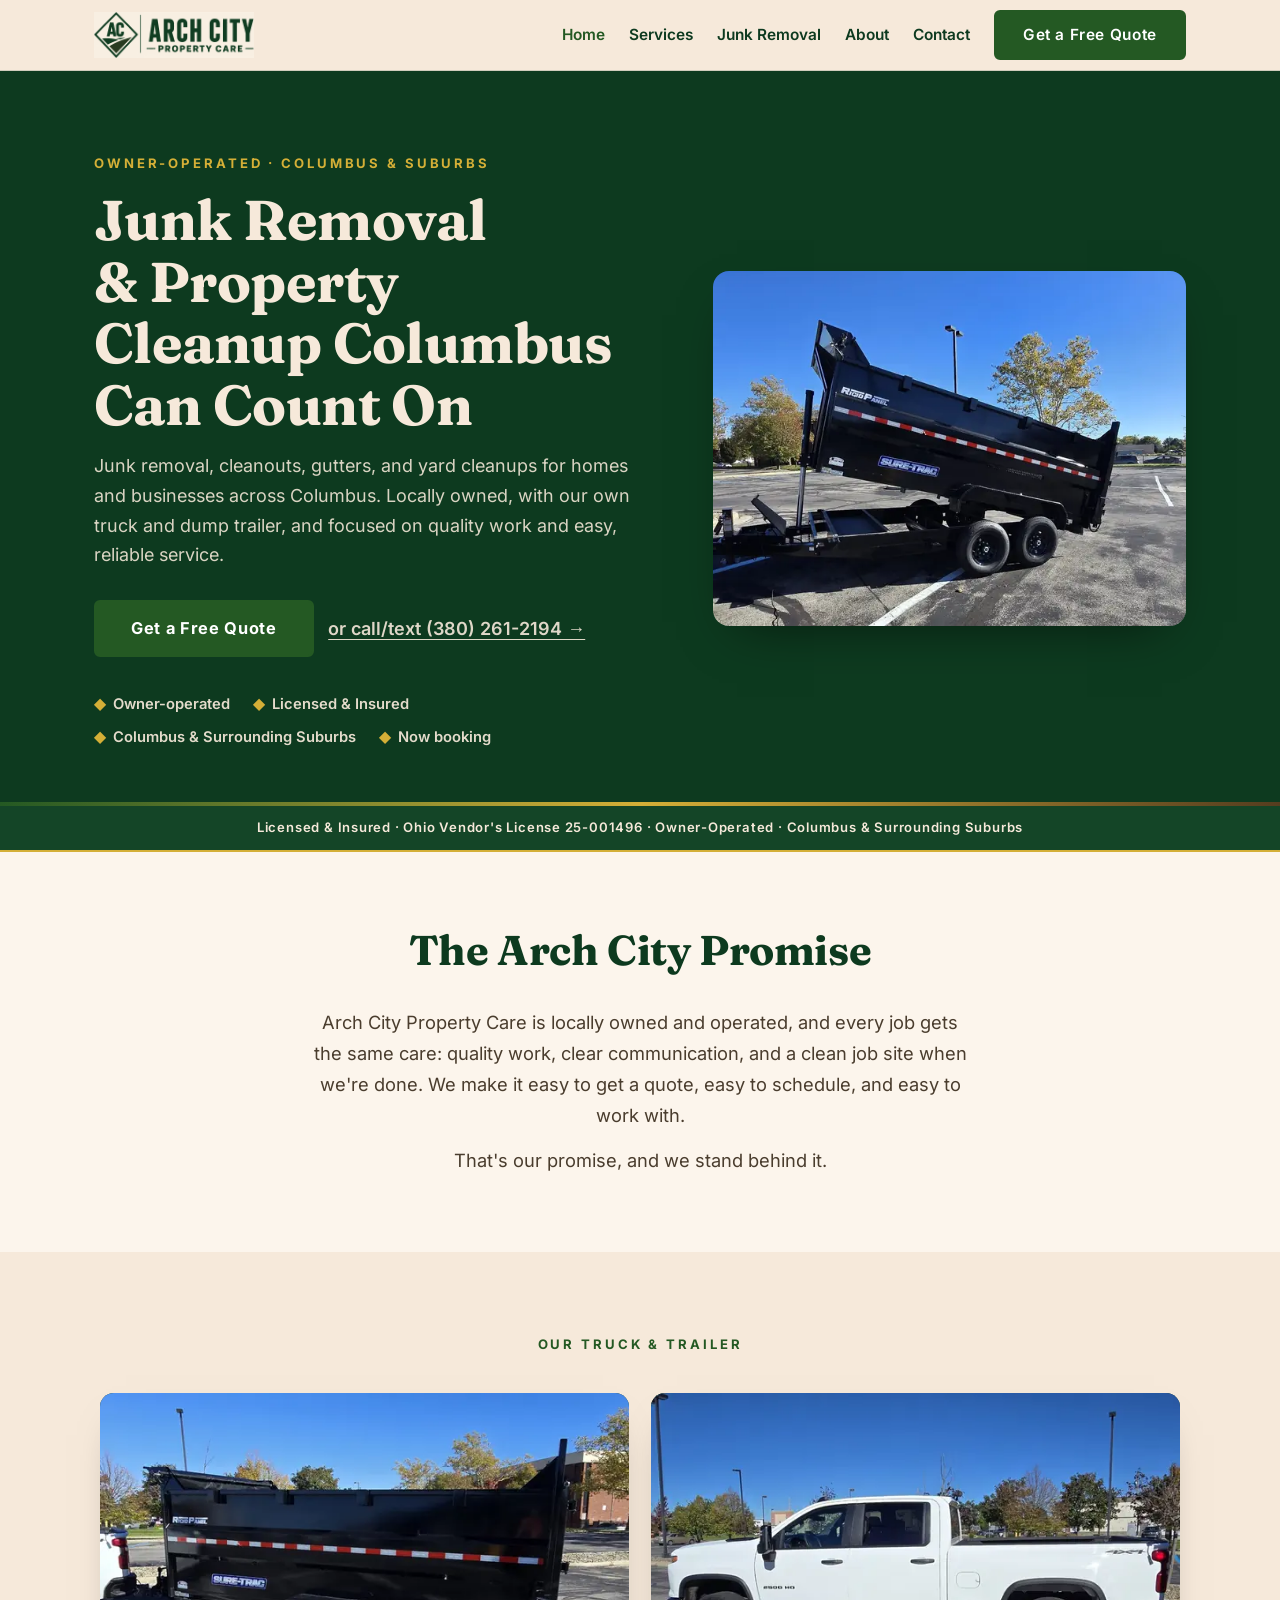
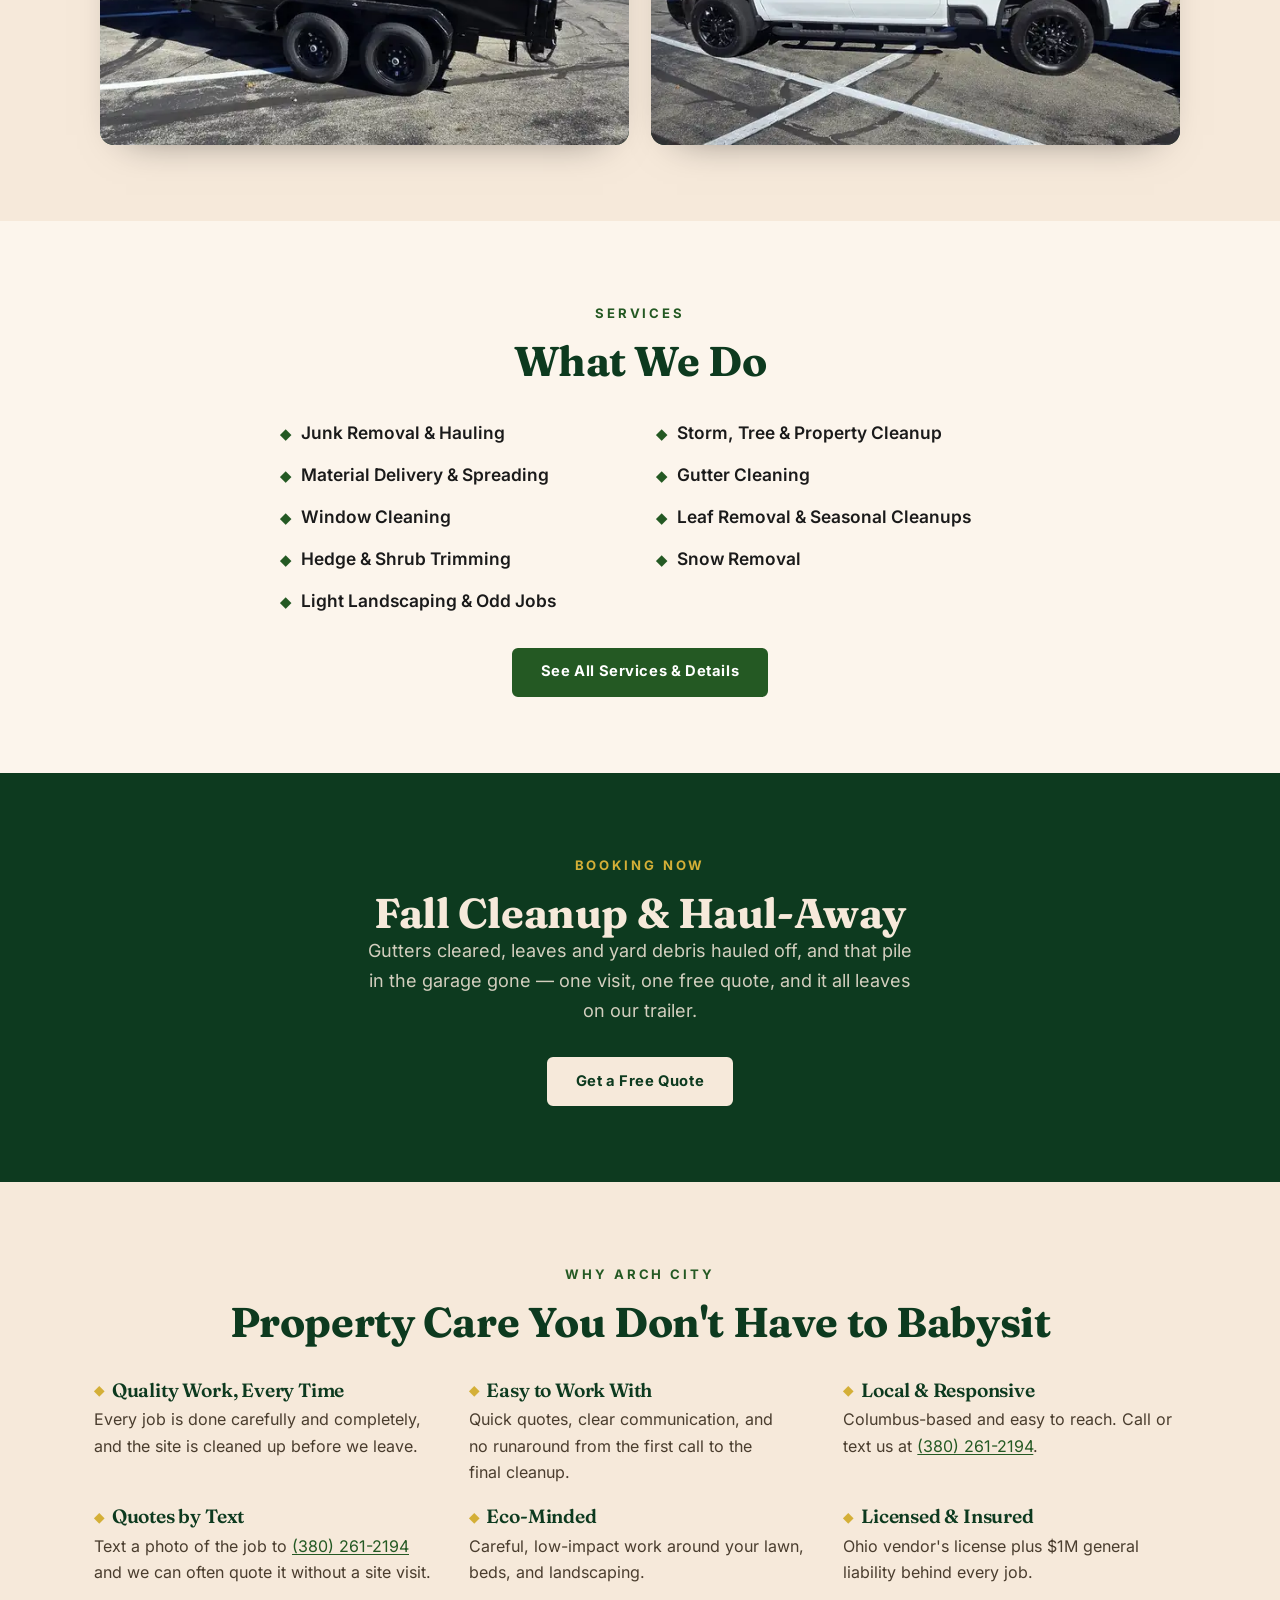
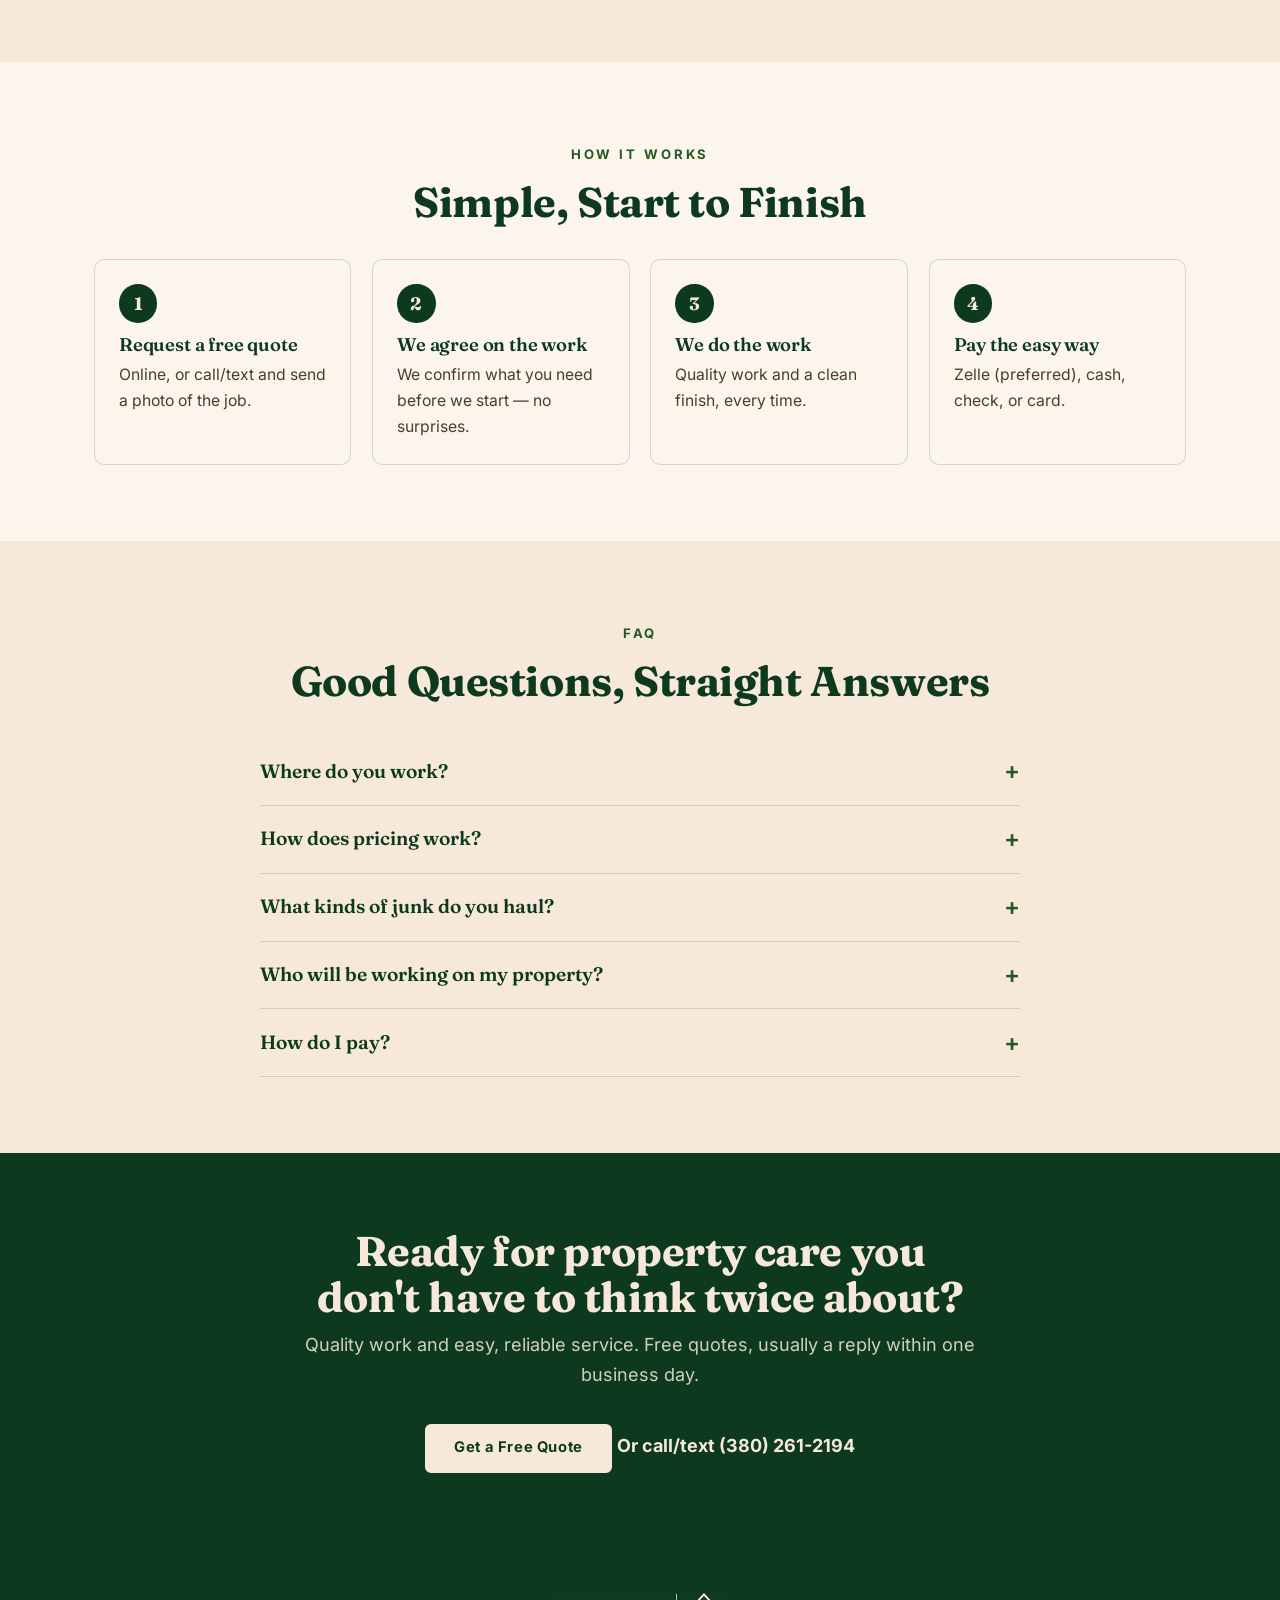
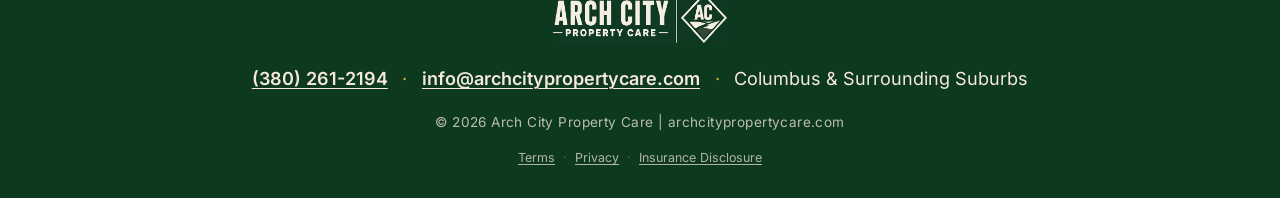
<file: index.html>
<!DOCTYPE html>
<html lang="en">
<head>
  <meta charset="UTF-8">
  <meta name="viewport" content="width=device-width, initial-scale=1.0, viewport-fit=cover">
  <meta name="theme-color" content="#0D3A1F">
  <title>Junk Removal Columbus OH | Arch City Property Care</title>
  <meta name="description" content="Owner-operated junk removal and hauling in Columbus, OH — garage and estate cleanouts, construction debris, gutter cleaning, fall cleanups, and material delivery. Licensed &amp; insured. Free quote.">
  <link rel="canonical" href="https://archcitypropertycare.com/">

  <meta property="og:type" content="website">
  <meta property="og:title" content="Arch City Property Care | Columbus Junk Removal &amp; Hauling">
  <meta property="og:description" content="Junk removal, cleanouts, job-site debris, gutters and fall cleanups across Columbus and the suburbs. Owner-operated, licensed &amp; insured. Free quote.">
  <meta property="og:url" content="https://archcitypropertycare.com/">
  <meta property="og:image" content="https://archcitypropertycare.com/assets/og-share.png">
  <meta name="twitter:card" content="summary_large_image">

  <link rel="preload" href="/fonts/inter.woff2" as="font" type="font/woff2" crossorigin>
  <link rel="preload" href="/fonts/fraunces.woff2" as="font" type="font/woff2" crossorigin>
  <link rel="stylesheet" href="/css/style.css?v=6298a18">

  <link rel="icon" type="image/png" sizes="32x32" href="/favicon-32.png">
  <link rel="icon" type="image/png" sizes="512x512" href="/favicon-512.png">
  <link rel="apple-touch-icon" sizes="180x180" href="/favicon-180.png">
  <link rel="shortcut icon" href="/favicon.ico">

  <script type="application/ld+json">
  {
    "@context": "https://schema.org",
    "@type": "HomeAndConstructionBusiness",
    "name": "Arch City Property Care",
    "url": "https://archcitypropertycare.com",
    "telephone": "+1-380-261-2194",
    "email": "info@archcitypropertycare.com",
    "image": "https://archcitypropertycare.com/assets/og-share.png",
    "logo": "https://archcitypropertycare.com/assets/brand/logo-horizontal-web.png",
    "areaServed": "Columbus, OH and surrounding suburbs",
    "description": "Owner-operated property care in Columbus, OH: junk removal and hauling, property/storm/construction cleanup, material delivery and spreading, gutter cleaning, window cleaning, leaf and seasonal cleanups, hedge and shrub trimming, snow removal, and light landscaping and odd jobs.",
    "openingHours": ["Mo-Fr 08:00-17:30", "Sa 09:00-12:00"]
  }
  </script>
</head>
<body>
<a class="skip-link" href="#main">Skip to content</a>

<header class="site-header">
  <div class="container header-inner">
    <a class="brand" href="/" aria-label="Arch City Property Care — home">
      <img class="brand-logo" src="/assets/brand/logo-horizontal-web.png" alt="Arch City Property Care" width="160" height="46">
    </a>
    <button class="nav-toggle" aria-label="Toggle menu" aria-expanded="false" aria-controls="site-nav">☰</button>
    <nav class="site-nav" id="site-nav">
      <a href="/">Home</a>
      <a href="/services.html">Services</a>
      <a href="/junk-removal.html">Junk Removal</a>
      <a href="/about.html">About</a>
      <a href="/contact.html">Contact</a>
      <a class="btn btn-primary nav-cta" href="/quote.html">Get a Free Quote</a>
    </nav>
  </div>
</header>

<main id="main">

  <!-- ===== Hero ===== -->
  <section class="hero">
    <div class="container hero-grid">
      <div class="hero-copy">
        <span class="eyebrow">Owner-Operated · Columbus &amp; Suburbs</span>
        <h1>Junk Removal &amp; Property Cleanup Columbus Can Count&nbsp;On</h1>
        <p class="lead">Junk removal, cleanouts, gutters, and yard cleanups for homes and businesses across Columbus. Locally owned, with our own truck and dump trailer, and focused on quality work and easy, reliable service.</p>
        <div class="hero-actions">
          <a class="btn btn-primary btn-lg" href="/quote.html">Get a Free Quote</a>
          <a class="hero-textlink" href="tel:+13802612194">or call/text (380) 261-2194 →</a>
        </div>
        <ul class="hero-trust">
          <li><span class="ti-mark">◆</span>Owner-operated</li>
          <li><span class="ti-mark">◆</span>Licensed &amp; Insured</li>
          <li><span class="ti-mark">◆</span>Columbus &amp; Surrounding Suburbs</li>
          <li><span class="ti-mark">◆</span>Now booking</li>
        </ul>
      </div>
      <div class="hero-media has-photo">
        <figure class="photo-card">
          <picture>
            <source type="image/webp" srcset="/assets/photos/photo-trailer-dump-raised-600.webp 600w, /assets/photos/photo-trailer-dump-raised-800.webp 800w, /assets/photos/photo-trailer-dump-raised-1200.webp 1200w" sizes="(max-width: 860px) 92vw, 520px">
            <img src="/assets/photos/photo-trailer-dump-raised-800.jpg" srcset="/assets/photos/photo-trailer-dump-raised-600.jpg 600w, /assets/photos/photo-trailer-dump-raised-800.jpg 800w, /assets/photos/photo-trailer-dump-raised-1200.jpg 1200w" sizes="(max-width: 860px) 92vw, 520px" alt="Arch City Property Care's black tandem-axle dump trailer with the bed raised to unload" width="1200" height="900" fetchpriority="high" decoding="async">
          </picture>
        </figure>
      </div>
    </div>
  </section>

  <!-- ===== Trust Band ===== -->
  <div class="trust-band">
    <div class="container">
      <p>Licensed &amp; Insured · Ohio Vendor's License 25-001496 · Owner-Operated · Columbus &amp; Surrounding Suburbs</p>
    </div>
  </div>



  <!-- ===== The Arch City Promise ===== -->
  <section class="bg-cream2">
    <div class="container">
      <div class="section-head">
        <h2>The Arch City Promise</h2>
      </div>
      <div class="promise">
        <p>Arch City Property Care is locally owned and operated, and every job gets the same care: quality work, clear communication, and a clean job site when we're done. We make it easy to get a quote, easy to schedule, and easy to work with.</p>
        <p>That's our promise, and we stand behind it.</p>
      </div>
    </div>
  </section>

  <!-- ===== The rig (real photos) ===== -->
  <section>
    <div class="container">
      <div class="section-head" style="margin-bottom:1.4rem;">
        <span class="eyebrow">Our Truck &amp; Trailer</span>
      </div>
      <div class="photo-pair">
        <figure class="photo-tile">
          <picture>
            <source type="image/webp" srcset="/assets/photos/photo-trailer-side-600.webp 600w, /assets/photos/photo-trailer-side-1000.webp 1000w" sizes="(max-width: 700px) 92vw, 520px">
            <img src="/assets/photos/photo-trailer-side-600.jpg" srcset="/assets/photos/photo-trailer-side-600.jpg 600w, /assets/photos/photo-trailer-side-1000.jpg 1000w" sizes="(max-width: 700px) 92vw, 520px" alt="Side view of Arch City Property Care's black tandem-axle dump trailer" width="1000" height="667" loading="lazy" decoding="async">
          </picture>
        </figure>
        <figure class="photo-tile">
          <picture>
            <source type="image/webp" srcset="/assets/photos/photo-truck-side-600.webp 600w, /assets/photos/photo-truck-side-1000.webp 1000w" sizes="(max-width: 700px) 92vw, 520px">
            <img src="/assets/photos/photo-truck-side-600.jpg" srcset="/assets/photos/photo-truck-side-600.jpg 600w, /assets/photos/photo-truck-side-1000.jpg 1000w" sizes="(max-width: 700px) 92vw, 520px" alt="Arch City Property Care's white Chevrolet Silverado 2500HD pickup" width="1000" height="667" loading="lazy" decoding="async">
          </picture>
        </figure>
      </div>
    </div>
  </section>

  <!-- ===== Services — Available Now ===== -->
  <section class="bg-cream2">
    <div class="container">
      <div class="section-head">
        <span class="eyebrow">Services</span>
        <h2>What We Do</h2>
      </div>
      <ul class="svc-list">
        <li><span class="svc-icon-inline" aria-hidden="true">◆</span> Junk Removal &amp; Hauling</li>
        <li><span class="svc-icon-inline" aria-hidden="true">◆</span> Storm, Tree &amp; Property Cleanup</li>
        <li><span class="svc-icon-inline" aria-hidden="true">◆</span> Material Delivery &amp; Spreading</li>
        <li><span class="svc-icon-inline" aria-hidden="true">◆</span> Gutter Cleaning</li>
        <li><span class="svc-icon-inline" aria-hidden="true">◆</span> Window Cleaning</li>
        <li><span class="svc-icon-inline" aria-hidden="true">◆</span> Leaf Removal &amp; Seasonal Cleanups</li>
        <li><span class="svc-icon-inline" aria-hidden="true">◆</span> Hedge &amp; Shrub Trimming</li>
        <li><span class="svc-icon-inline" aria-hidden="true">◆</span> Snow Removal</li>
        <li><span class="svc-icon-inline" aria-hidden="true">◆</span> Light Landscaping &amp; Odd Jobs</li>
      </ul>
      <div class="text-center" style="margin-top:2rem;">
        <a class="btn btn-primary" href="/services.html">See All Services &amp; Details</a>
      </div>
    </div>
  </section>

  <!-- ===== Fall Cleanup + Haul-Away ===== -->
  <section class="bg-forest">
    <div class="container section-head" style="margin-bottom:0;">
      <span class="eyebrow" style="color:var(--gold);">Booking Now</span>
      <h2 style="color:var(--cream);">Fall Cleanup &amp; Haul-Away</h2>
      <p style="color:rgba(246,233,218,.85); max-width:50ch; margin-left:auto; margin-right:auto;">Gutters cleared, leaves and yard debris hauled off, and that pile in the garage gone — one visit, one free quote, and it all leaves on our trailer.</p>
      <a class="btn btn-light mt-2" href="/quote.html?service=Leaf%20%26%20Seasonal%20Cleanup">Get a Free Quote</a>
    </div>
  </section>

  <!-- ===== Why Arch City ===== -->
  <section>
    <div class="container">
      <div class="section-head">
        <span class="eyebrow">Why Arch City</span>
        <h2>Property Care You Don't Have to Babysit</h2>
      </div>
      <div class="why-grid">
        <div class="why-item">
          <h3><span class="diamond">◆</span> Quality Work, Every Time</h3>
          <p>Every job is done carefully and completely, and the site is cleaned up before we leave.</p>
        </div>
        <div class="why-item">
          <h3><span class="diamond">◆</span> Easy to Work With</h3>
          <p>Quick quotes, clear communication, and no runaround from the first call to the final cleanup.</p>
        </div>
        <div class="why-item">
          <h3><span class="diamond">◆</span> Local &amp; Responsive</h3>
          <p>Columbus-based and easy to reach. Call or text us at <a href="tel:+13802612194" class="nowrap">(380) 261-2194</a>.</p>
        </div>
        <div class="why-item">
          <h3><span class="diamond">◆</span> Quotes by Text</h3>
          <p>Text a photo of the job to <a href="sms:+13802612194" class="nowrap">(380) 261-2194</a> and we can often quote it without a site visit.</p>
        </div>
        <div class="why-item">
          <h3><span class="diamond">◆</span> Eco-Minded</h3>
          <p>Careful, low-impact work around your lawn, beds, and landscaping.</p>
        </div>
        <div class="why-item">
          <h3><span class="diamond">◆</span> Licensed &amp; Insured</h3>
          <p>Ohio vendor's license plus $1M general liability behind every job.</p>
        </div>
      </div>
    </div>
  </section>

  <!-- ===== How It Works ===== -->
  <section class="bg-cream2">
    <div class="container">
      <div class="section-head">
        <span class="eyebrow">How It Works</span>
        <h2>Simple, Start to Finish</h2>
      </div>
      <div class="steps">
        <div class="step"><div class="step-n">1</div><h3>Request a free quote</h3><p>Online, or call/text and send a photo of the job.</p></div>
        <div class="step"><div class="step-n">2</div><h3>We agree on the work</h3><p>We confirm what you need before we start — no surprises.</p></div>
        <div class="step"><div class="step-n">3</div><h3>We do the work</h3><p>Quality work and a clean finish, every time.</p></div>
        <div class="step"><div class="step-n">4</div><h3>Pay the easy way</h3><p>Zelle (preferred), cash, check, or card.</p></div>
      </div>
    </div>
  </section>

  <!-- ===== FAQ ===== -->
  <section>
    <div class="container">
      <div class="section-head">
        <span class="eyebrow">FAQ</span>
        <h2>Good Questions, Straight Answers</h2>
      </div>
      <div class="faq">
        <details>
          <summary>Where do you work?</summary>
          <p>Columbus and the surrounding suburbs. Not sure if you're in range? Call or text <a href="tel:+13802612194" class="nowrap">(380) 261-2194</a> — we'll confirm in a minute.</p>
        </details>
        <details>
          <summary>How does pricing work?</summary>
          <p>Every job gets a free quote — no obligation.</p>
        </details>
        <details>
          <summary>What kinds of junk do you haul?</summary>
          <p>Furniture, appliances, mattresses, yard waste, construction and remodel debris, and full garage and estate cleanouts. If you're not sure about an item, call or text a photo to <a href="tel:+13802612194" class="nowrap">(380) 261-2194</a>.</p>
        </details>
        <details>
          <summary>Who will be working on my property?</summary>
          <p>Arch City Property Care is a local, owner-operated company, not a call center or a middleman. Every job is held to the same high standard, and we stand behind the work.</p>
        </details>
        <details>
          <summary>How do I pay?</summary>
          <p>Zelle or cash is easiest. We also take check or card.</p>
        </details>
      </div>
    </div>
  </section>

  <!-- ===== Final CTA ===== -->
  <section class="cta-strip">
    <div class="container">
      <h2>Ready for property care you don't have to think twice about?</h2>
      <p>Quality work and easy, reliable service. Free quotes, usually a reply within one business day.</p>
      <a class="btn btn-light" href="/quote.html">Get a Free Quote</a>
      <a class="cta-phone" href="tel:+13802612194">Or call/text (380) 261-2194</a>
    </div>
  </section>

</main>

<footer class="site-footer">
  <div class="container">
    <img class="footer-logo" src="/assets/brand/logo-reversed-web.png" alt="Arch City Property Care" width="175" height="50" loading="lazy">
    <p class="footer-contact">
      <a href="tel:+13802612194" class="nowrap">(380) 261-2194</a>
      <span class="sep">·</span>
      <a href="mailto:info@archcitypropertycare.com" class="nowrap">info@archcitypropertycare.com</a>
      <span class="sep">·</span>
      <span class="nowrap">Columbus &amp; Surrounding Suburbs</span>
    </p>
    <p class="footer-legal">© 2026 Arch City Property Care | archcitypropertycare.com</p>
    <p class="footer-sub"><a href="/legal.html#terms">Terms</a><span class="sep">·</span><a href="/legal.html#privacy">Privacy</a><span class="sep">·</span><a href="/legal.html#insurance">Insurance Disclosure</a></p>
  </div>
</footer>

<!-- Mobile tap-to-call bar (hidden on desktop; styled via .call-bar) -->
<nav class="call-bar" aria-label="Call or text Arch City Property Care">
  <a class="call-bar-btn call-bar-primary" href="tel:+13802612194">Call (380) 261-2194</a>
  <a class="call-bar-btn" href="sms:+13802612194">Text</a>
</nav>

<script src="/js/site.js?v=6298a18"></script>
</body>
</html>
</file>
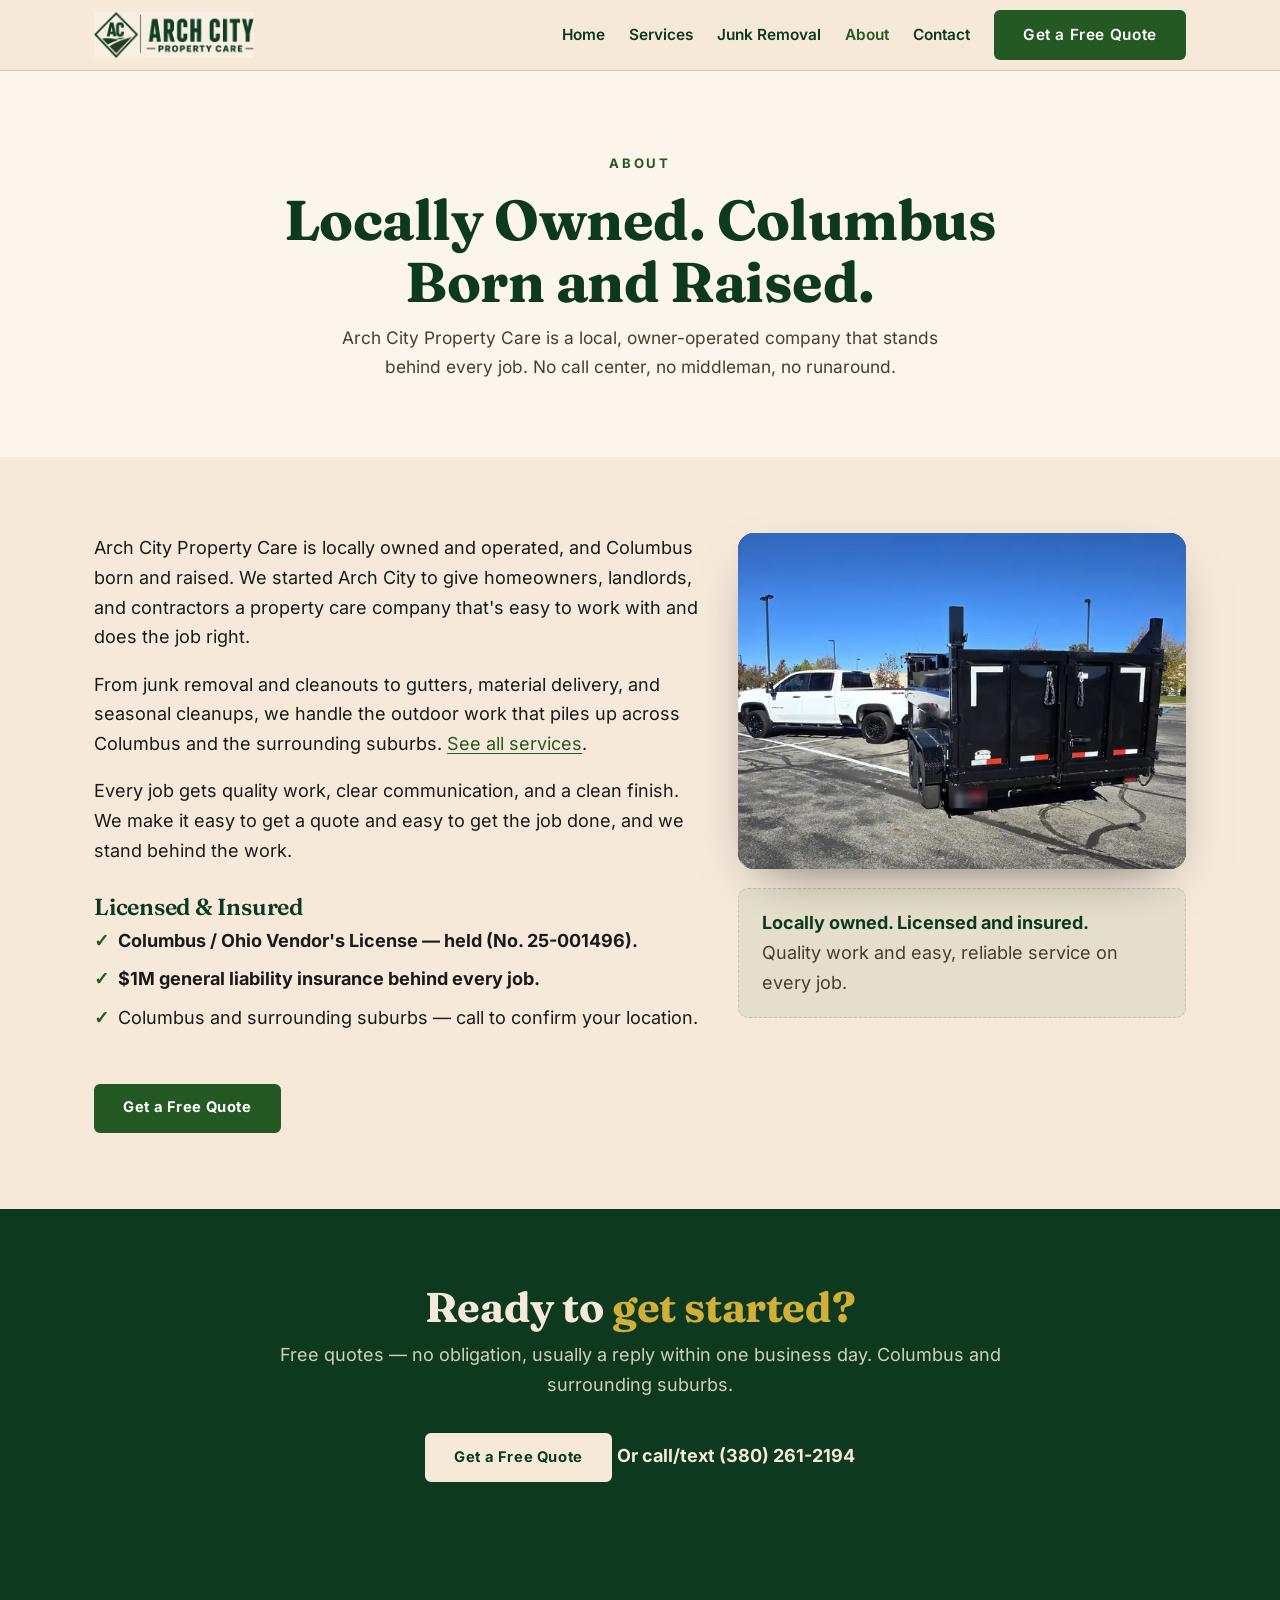
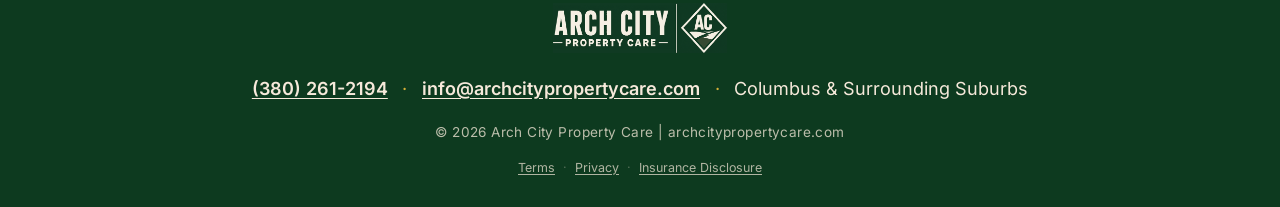
<file: about.html>
<!DOCTYPE html>
<html lang="en">
<head>
  <meta charset="UTF-8">
  <meta name="viewport" content="width=device-width, initial-scale=1.0, viewport-fit=cover">
  <meta name="theme-color" content="#0D3A1F">
  <title>About — Arch City Property Care | Owner-Operated in Columbus, OH</title>
  <meta name="description" content="Arch City Property Care is a locally owned, owner-operated property care company in Columbus, OH. Quality work and easy, reliable service. Licensed & insured. Free quotes.">
  <link rel="canonical" href="https://archcitypropertycare.com/about.html">

  <meta property="og:type" content="website">
  <meta property="og:title" content="About — Arch City Property Care">
  <meta property="og:description" content="Locally owned property care in Columbus, OH. Quality work and easy, reliable service.">
  <meta property="og:url" content="https://archcitypropertycare.com/about.html">
  <meta property="og:image" content="https://archcitypropertycare.com/assets/og-share.png">
  <meta name="twitter:card" content="summary_large_image">

  <link rel="preload" href="/fonts/inter.woff2" as="font" type="font/woff2" crossorigin>
  <link rel="preload" href="/fonts/fraunces.woff2" as="font" type="font/woff2" crossorigin>
  <link rel="stylesheet" href="/css/style.css?v=6298a18">

  <link rel="icon" type="image/png" sizes="32x32" href="/favicon-32.png">
  <link rel="icon" type="image/png" sizes="512x512" href="/favicon-512.png">
  <link rel="apple-touch-icon" sizes="180x180" href="/favicon-180.png">
  <link rel="shortcut icon" href="/favicon.ico">
</head>
<body>
<a class="skip-link" href="#main">Skip to content</a>

<header class="site-header">
  <div class="container header-inner">
    <a class="brand" href="/" aria-label="Arch City Property Care — home">
      <img class="brand-logo" src="/assets/brand/logo-horizontal-web.png" alt="Arch City Property Care" width="160" height="46">
    </a>
    <button class="nav-toggle" aria-label="Toggle menu" aria-expanded="false" aria-controls="site-nav">☰</button>
    <nav class="site-nav" id="site-nav">
      <a href="/">Home</a>
      <a href="/services.html">Services</a>
      <a href="/junk-removal.html">Junk Removal</a>
      <a href="/about.html">About</a>
      <a href="/contact.html">Contact</a>
      <a class="btn btn-primary nav-cta" href="/quote.html">Get a Free Quote</a>
    </nav>
  </div>
</header>

<main id="main">

  <section class="bg-cream2">
    <div class="container section-head" style="margin-bottom:0;">
      <span class="eyebrow">About</span>
      <h1>Locally Owned. Columbus Born and Raised.</h1>
      <p class="section-lead">Arch City Property Care is a local, owner-operated company that stands behind every job. No call center, no middleman, no runaround.</p>
    </div>
  </section>

  <section>
    <div class="container">
      <div class="about-grid">
        <div>
          <p>Arch City Property Care is locally owned and operated, and Columbus born and raised. We started Arch City to give homeowners, landlords, and contractors a property care company that's easy to work with and does the job right.</p>
          <p>From junk removal and cleanouts to gutters, material delivery, and seasonal cleanups, we handle the outdoor work that piles up across Columbus and the surrounding suburbs. <a href="/services.html">See all services</a>.</p>
          <p>Every job gets quality work, clear communication, and a clean finish. We make it easy to get a quote and easy to get the job done, and we stand behind the work.</p>

          <h3 style="margin-top:1.8rem;">Licensed &amp; Insured</h3>
          <ul class="cred-list">
            <li><span class="ck">✓</span> <strong>Columbus / Ohio Vendor's License — held (No. 25-001496).</strong></li>
            <li><span class="ck">✓</span> <strong>$1M general liability insurance behind every job.</strong></li>
            <li><span class="ck">✓</span> Columbus and surrounding suburbs — call to confirm your location.</li>
          </ul>

          <a class="btn btn-primary mt-2" href="/quote.html">Get a Free Quote</a>
        </div>

        <div class="about-media">
          <figure class="photo-card">
            <picture>
              <source type="image/webp" srcset="/assets/photos/photo-truck-trailer-rear-600.webp 600w, /assets/photos/photo-truck-trailer-rear-800.webp 800w, /assets/photos/photo-truck-trailer-rear-1200.webp 1200w" sizes="(max-width: 860px) 92vw, 460px">
              <img src="/assets/photos/photo-truck-trailer-rear-800.jpg" srcset="/assets/photos/photo-truck-trailer-rear-600.jpg 600w, /assets/photos/photo-truck-trailer-rear-800.jpg 800w, /assets/photos/photo-truck-trailer-rear-1200.jpg 1200w" sizes="(max-width: 860px) 92vw, 460px" alt="Arch City Property Care's white Chevrolet Silverado 2500HD and black dump trailer, seen from behind the trailer" width="1200" height="900" loading="lazy" decoding="async">
            </picture>
          </figure>
          <div class="route-note">
            <strong>Locally owned. Licensed and insured.</strong><br>
            Quality work and easy, reliable service on every&nbsp;job.
          </div>
        </div>
      </div>
    </div>
  </section>

  <section class="cta-strip">
    <div class="container">
      <h2>Ready to <span class="gold-text">get started?</span></h2>
      <p>Free quotes — no obligation, usually a reply within one business day. Columbus and surrounding suburbs.</p>
      <a class="btn btn-light" href="/quote.html">Get a Free Quote</a>
      <a class="cta-phone" href="tel:+13802612194">Or call/text (380) 261-2194</a>
    </div>
  </section>

</main>

<footer class="site-footer">
  <div class="container">
    <img class="footer-logo" src="/assets/brand/logo-reversed-web.png" alt="Arch City Property Care" width="175" height="50" loading="lazy">
    <p class="footer-contact">
      <a href="tel:+13802612194" class="nowrap">(380) 261-2194</a>
      <span class="sep">·</span>
      <a href="mailto:info@archcitypropertycare.com" class="nowrap">info@archcitypropertycare.com</a>
      <span class="sep">·</span>
      <span class="nowrap">Columbus &amp; Surrounding Suburbs</span>
    </p>
    <p class="footer-legal">© 2026 Arch City Property Care | archcitypropertycare.com</p>
    <p class="footer-sub"><a href="/legal.html#terms">Terms</a><span class="sep">·</span><a href="/legal.html#privacy">Privacy</a><span class="sep">·</span><a href="/legal.html#insurance">Insurance Disclosure</a></p>
  </div>
</footer>

<!-- Mobile tap-to-call bar (hidden on desktop; styled via .call-bar) -->
<nav class="call-bar" aria-label="Call or text Arch City Property Care">
  <a class="call-bar-btn call-bar-primary" href="tel:+13802612194">Call (380) 261-2194</a>
  <a class="call-bar-btn" href="sms:+13802612194">Text</a>
</nav>

<script src="/js/site.js?v=6298a18"></script>
</body>
</html>
</file>
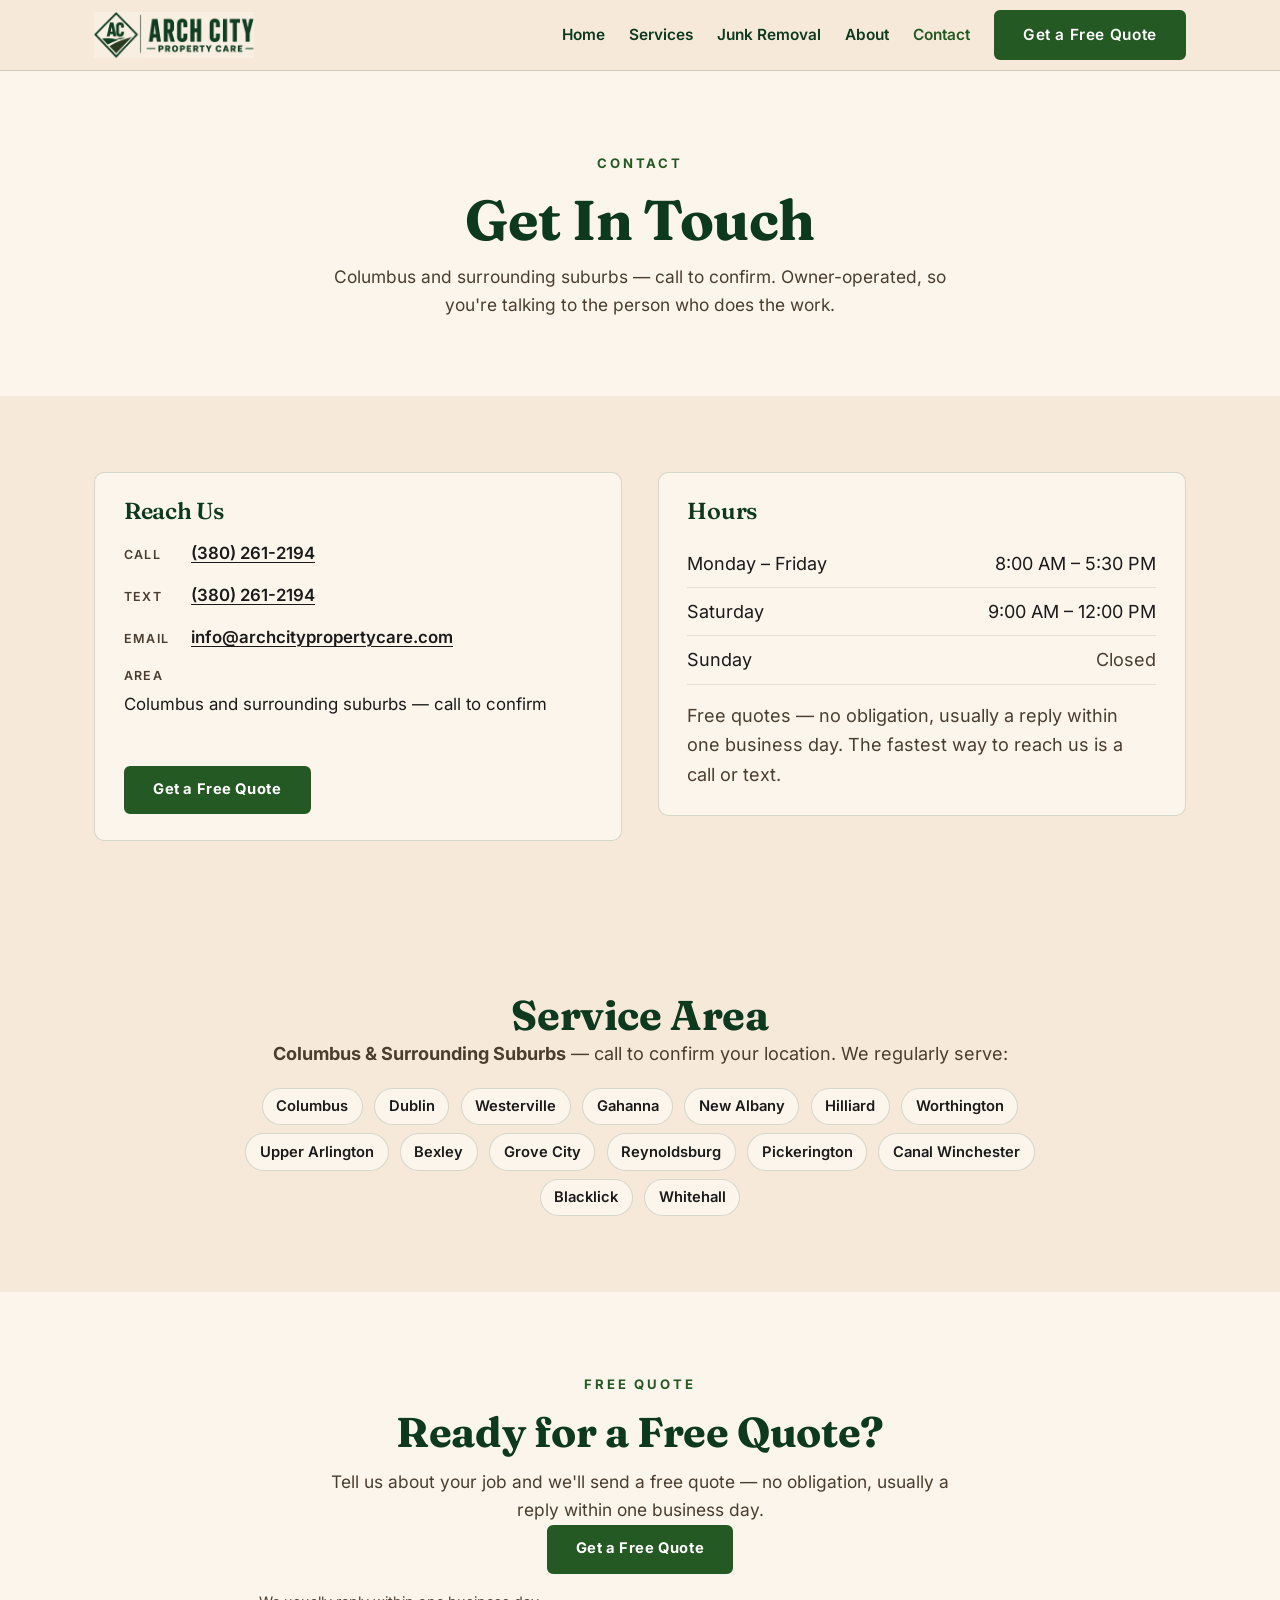
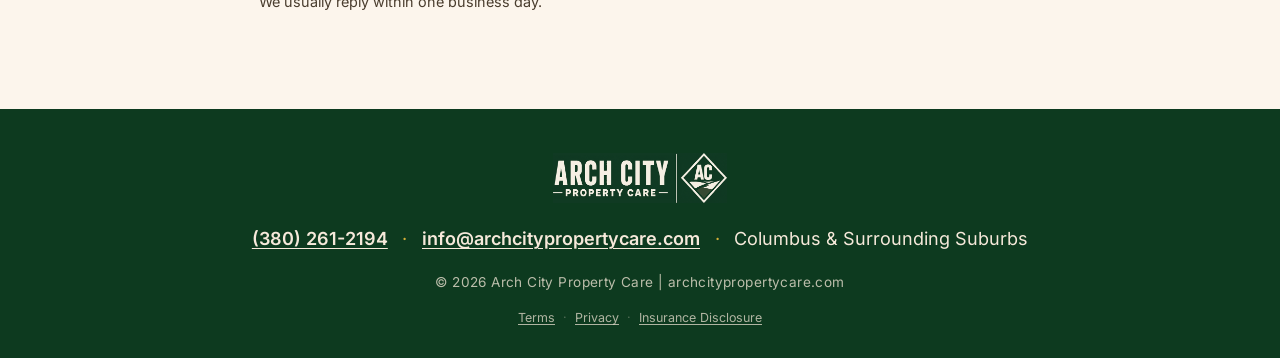
<file: contact.html>
<!DOCTYPE html>
<html lang="en">
<head>
  <meta charset="UTF-8">
  <meta name="viewport" content="width=device-width, initial-scale=1.0, viewport-fit=cover">
  <meta name="theme-color" content="#0D3A1F">
  <title>Contact — Arch City Property Care | Columbus, OH</title>
  <meta name="description" content="Call or text (380) 261-2194 or email info@archcitypropertycare.com. Arch City Property Care serves Columbus and surrounding suburbs. Mon–Fri 8–5:30, Sat 9–12.">
  <link rel="canonical" href="https://archcitypropertycare.com/contact.html">

  <meta property="og:type" content="website">
  <meta property="og:title" content="Contact — Arch City Property Care">
  <meta property="og:description" content="Call or text (380) 261-2194. Columbus and surrounding suburbs — call to confirm.">
  <meta property="og:url" content="https://archcitypropertycare.com/contact.html">
  <meta property="og:image" content="https://archcitypropertycare.com/assets/og-share.png">
  <meta name="twitter:card" content="summary_large_image">

  <link rel="preload" href="/fonts/inter.woff2" as="font" type="font/woff2" crossorigin>
  <link rel="preload" href="/fonts/fraunces.woff2" as="font" type="font/woff2" crossorigin>
  <link rel="stylesheet" href="/css/style.css?v=6298a18">

  <link rel="icon" type="image/png" sizes="32x32" href="/favicon-32.png">
  <link rel="icon" type="image/png" sizes="512x512" href="/favicon-512.png">
  <link rel="apple-touch-icon" sizes="180x180" href="/favicon-180.png">
  <link rel="shortcut icon" href="/favicon.ico">
</head>
<body>
<a class="skip-link" href="#main">Skip to content</a>

<header class="site-header">
  <div class="container header-inner">
    <a class="brand" href="/" aria-label="Arch City Property Care — home">
      <img class="brand-logo" src="/assets/brand/logo-horizontal-web.png" alt="Arch City Property Care" width="160" height="46">
    </a>
    <button class="nav-toggle" aria-label="Toggle menu" aria-expanded="false" aria-controls="site-nav">☰</button>
    <nav class="site-nav" id="site-nav">
      <a href="/">Home</a>
      <a href="/services.html">Services</a>
      <a href="/junk-removal.html">Junk Removal</a>
      <a href="/about.html">About</a>
      <a href="/contact.html">Contact</a>
      <a class="btn btn-primary nav-cta" href="/quote.html">Get a Free Quote</a>
    </nav>
  </div>
</header>

<main id="main">

  <section class="bg-cream2">
    <div class="container section-head" style="margin-bottom:0;">
      <span class="eyebrow">Contact</span>
      <h1>Get In Touch</h1>
      <p class="section-lead">Columbus and surrounding suburbs — call to confirm. Owner-operated, so you're talking to the person who does the work.</p>
    </div>
  </section>

  <section>
    <div class="container">
      <div class="contact-grid">

        <div class="contact-block">
          <h3>Reach Us</h3>
          <div class="contact-line">
            <span class="cl-label">Call</span>
            <a href="tel:+13802612194" class="nowrap">(380) 261-2194</a>
          </div>
          <div class="contact-line">
            <span class="cl-label">Text</span>
            <a href="sms:+13802612194" class="nowrap">(380) 261-2194</a>
          </div>
          <div class="contact-line">
            <span class="cl-label">Email</span>
            <a href="mailto:info@archcitypropertycare.com">info@archcitypropertycare.com</a>
          </div>
          <div class="contact-line">
            <span class="cl-label">Area</span>
            <span>Columbus and surrounding suburbs — call to confirm</span>
          </div>
          <a class="btn btn-primary mt-2" href="/quote.html">Get a Free Quote</a>
        </div>

        <div class="contact-block">
          <h3>Hours</h3>
          <div class="hours-row"><span>Monday – Friday</span><span>8:00 AM – 5:30 PM</span></div>
          <div class="hours-row"><span>Saturday</span><span>9:00 AM – 12:00 PM</span></div>
          <div class="hours-row"><span>Sunday</span><span class="closed">Closed</span></div>
          <p style="color:var(--ink-soft);margin-top:1rem;">Free quotes — no obligation, usually a reply within one business day. The fastest way to reach us is a call or text.</p>
        </div>

      </div>
    </div>
  </section>

  <!-- ===== Service area ===== -->
  <section>
    <div class="container">
      <div class="area-block">
        <h2>Service Area</h2>
        <p><strong>Columbus &amp; Surrounding Suburbs</strong> — call to confirm your location. We regularly serve:</p>
        <ul class="area-list">
          <li>Columbus</li><li>Dublin</li><li>Westerville</li><li>Gahanna</li>
          <li>New Albany</li><li>Hilliard</li><li>Worthington</li><li>Upper Arlington</li>
          <li>Bexley</li><li>Grove City</li><li>Reynoldsburg</li><li>Pickerington</li>
          <li>Canal Winchester</li><li>Blacklick</li><li>Whitehall</li>
        </ul>
      </div>
    </div>
  </section>

  <!-- ===== Quote CTA (form lives on /quote.html) ===== -->
  <section class="bg-cream2">
    <div class="container section-head" style="margin-bottom:1.2rem;">
      <span class="eyebrow">Free Quote</span>
      <h2>Ready for a Free Quote?</h2>
      <p class="section-lead">Tell us about your job and we'll send a free quote — no obligation, usually a reply within one business day.</p>
      <a class="btn btn-primary" href="/quote.html">Get a Free Quote</a>
      <p class="form-note">We usually reply within one business day.</p>
    </div>
  </section>

</main>

<footer class="site-footer">
  <div class="container">
    <img class="footer-logo" src="/assets/brand/logo-reversed-web.png" alt="Arch City Property Care" width="175" height="50" loading="lazy">
    <p class="footer-contact">
      <a href="tel:+13802612194" class="nowrap">(380) 261-2194</a>
      <span class="sep">·</span>
      <a href="mailto:info@archcitypropertycare.com" class="nowrap">info@archcitypropertycare.com</a>
      <span class="sep">·</span>
      <span class="nowrap">Columbus &amp; Surrounding Suburbs</span>
    </p>
    <p class="footer-legal">© 2026 Arch City Property Care | archcitypropertycare.com</p>
    <p class="footer-sub"><a href="/legal.html#terms">Terms</a><span class="sep">·</span><a href="/legal.html#privacy">Privacy</a><span class="sep">·</span><a href="/legal.html#insurance">Insurance Disclosure</a></p>
  </div>
</footer>

<!-- Mobile tap-to-call bar (hidden on desktop; styled via .call-bar) -->
<nav class="call-bar" aria-label="Call or text Arch City Property Care">
  <a class="call-bar-btn call-bar-primary" href="tel:+13802612194">Call (380) 261-2194</a>
  <a class="call-bar-btn" href="sms:+13802612194">Text</a>
</nav>

<script src="/js/site.js?v=6298a18"></script>
</body>
</html>
</file>
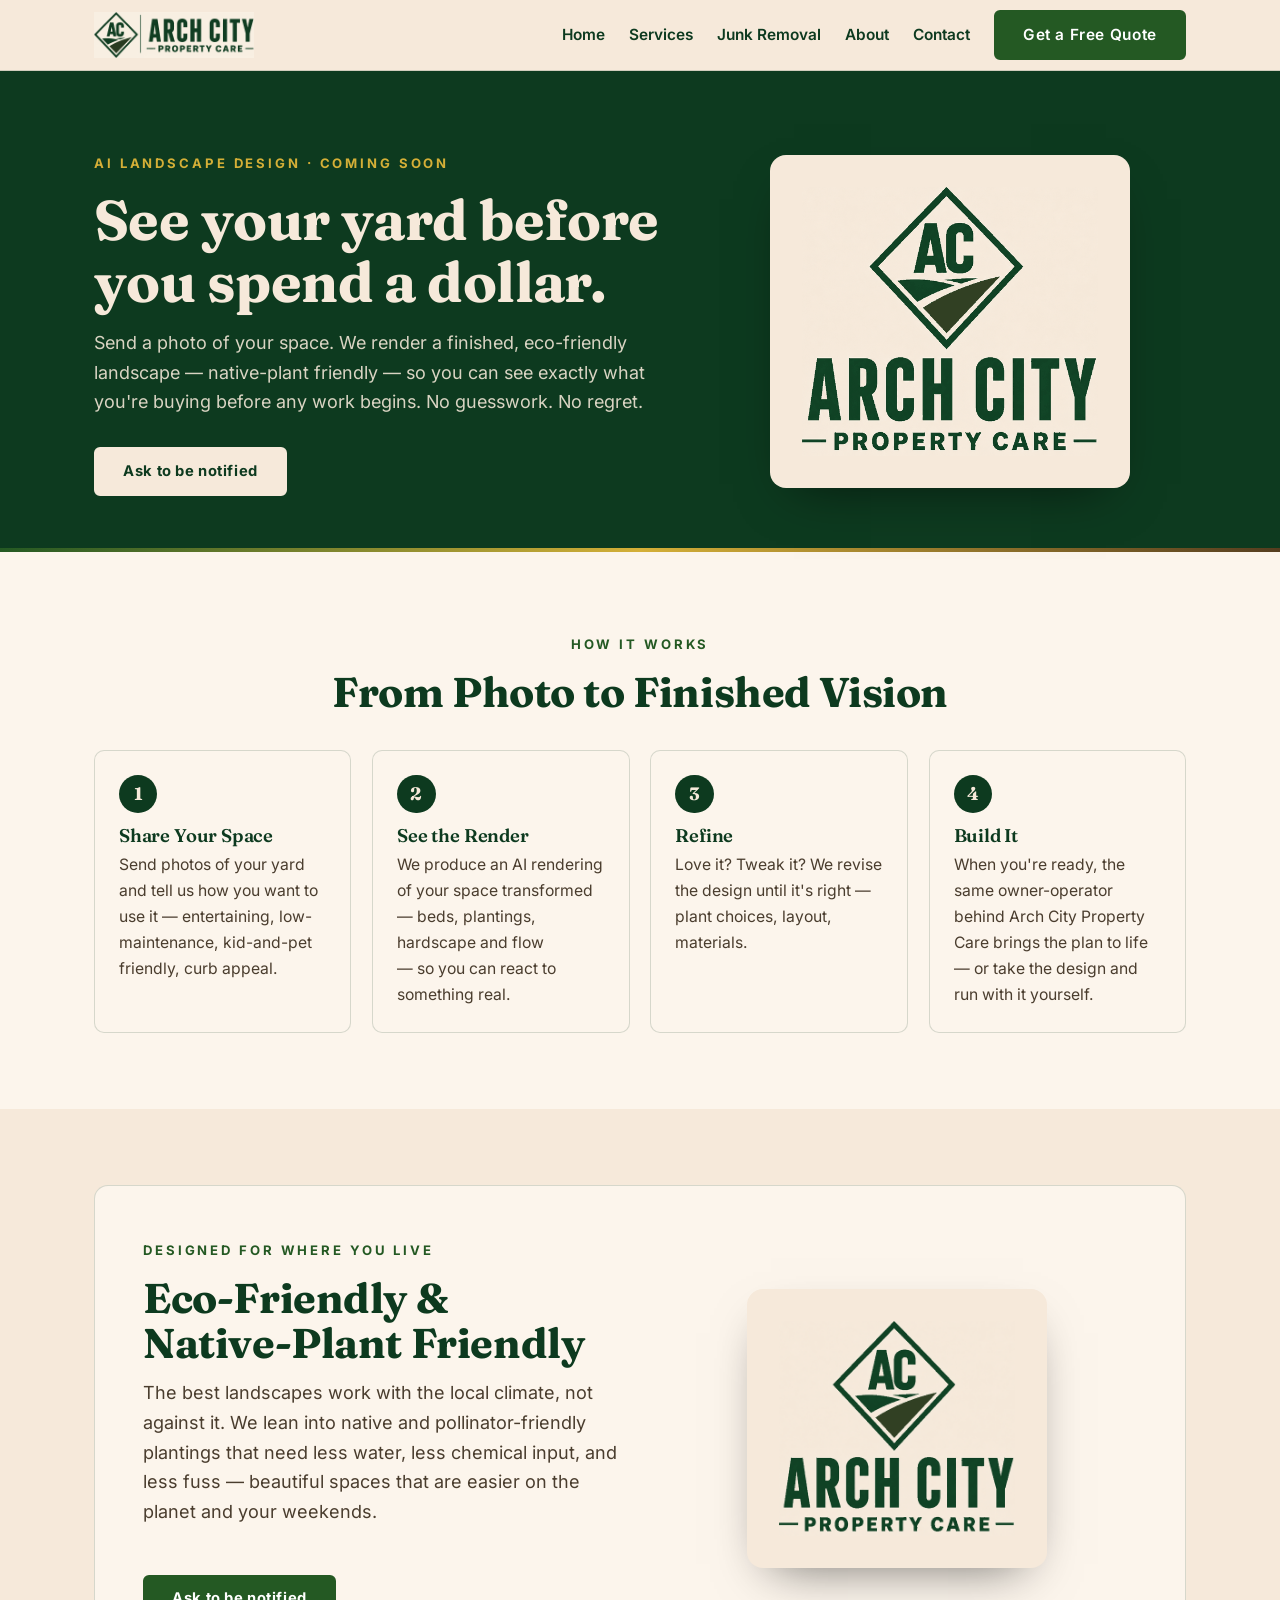
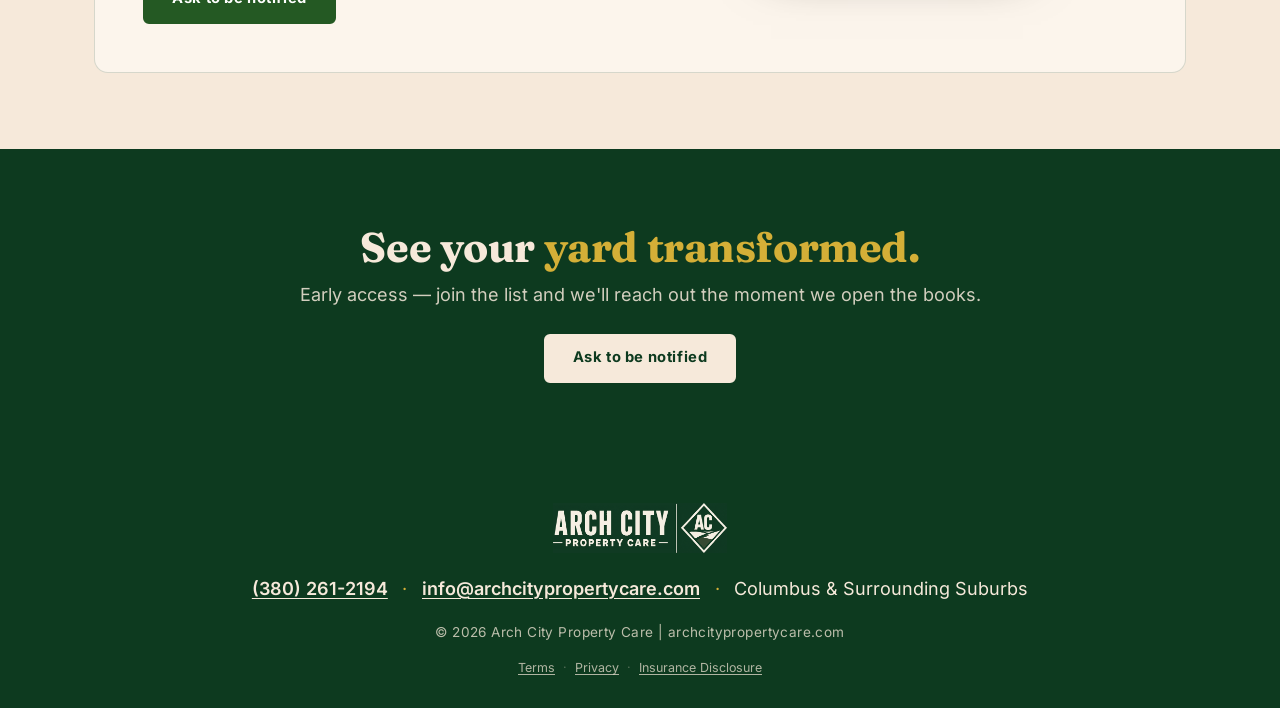
<file: design.html>
<!DOCTYPE html>
<html lang="en">
<head>
  <meta charset="UTF-8">
  <meta name="viewport" content="width=device-width, initial-scale=1.0, viewport-fit=cover">
  <meta name="theme-color" content="#0D3A1F">

  <!-- SCAFFOLD ONLY — UNLINKED + NOINDEX.
       This page has its OWN gate (KB-09: portfolio rendering #1) that is SEPARATE
       from the site-wide GL-bind no-index gate. Even on the BIND-DAY flip, keep this
       page's noindex until KB-09 is met. When portfolio piece #1 lands —
       (1) remove the noindex tag below, (2) add /design.html to nav + sitemap.xml,
       (3) drop it from robots.txt Disallow. -->
  <meta name="robots" content="noindex, nofollow">

  <title>AI Landscape Design — Arch City Property Care</title>
  <meta name="description" content="See your yard before you spend a dollar. AI Landscape Design from Arch City Property Care — eco-friendly, native-plant-friendly renderings of your space before any work begins.">

  <link rel="preload" href="/fonts/inter.woff2" as="font" type="font/woff2" crossorigin>
  <link rel="preload" href="/fonts/fraunces.woff2" as="font" type="font/woff2" crossorigin>
  <link rel="stylesheet" href="/css/style.css?v=6298a18">

  <link rel="icon" type="image/png" sizes="32x32" href="/favicon-32.png">
  <link rel="icon" type="image/png" sizes="512x512" href="/favicon-512.png">
  <link rel="apple-touch-icon" sizes="180x180" href="/favicon-180.png">
  <link rel="shortcut icon" href="/favicon.ico">
</head>
<body>
<a class="skip-link" href="#main">Skip to content</a>

<header class="site-header">
  <div class="container header-inner">
    <a class="brand" href="/" aria-label="Arch City Property Care — home">
      <img class="brand-logo" src="/assets/brand/logo-horizontal-web.png" alt="Arch City Property Care" width="160" height="46">
    </a>
    <button class="nav-toggle" aria-label="Toggle menu" aria-expanded="false" aria-controls="site-nav">☰</button>
    <nav class="site-nav" id="site-nav">
      <a href="/">Home</a>
      <a href="/services.html">Services</a>
      <a href="/junk-removal.html">Junk Removal</a>
      <a href="/about.html">About</a>
      <a href="/contact.html">Contact</a>
      <a class="btn btn-primary nav-cta" href="/quote.html">Get a Free Quote</a>
    </nav>
  </div>
</header>

<main id="main">

  <section class="hero">
    <div class="container hero-grid">
      <div class="hero-copy">
        <span class="eyebrow">AI Landscape Design · Coming Soon</span>
        <h1>See your yard before you spend a dollar.</h1>
        <p class="lead">Send a photo of your space. We render a finished, eco-friendly landscape — native-plant friendly — so you can see exactly what you're buying before any work begins. No guesswork. No regret.</p>
        <div class="hero-actions">
          <a class="btn btn-light" href="/quote.html?service=Something%20else">Ask to be notified</a>
        </div>
      </div>
      <div class="hero-media">
        <div class="hero-badge">
          <img src="/assets/brand/logo-stacked-web.png" alt="Arch City Property Care" width="320" height="292" loading="lazy">
        </div>
      </div>
    </div>
  </section>

  <section class="bg-cream2">
    <div class="container">
      <div class="section-head">
        <span class="eyebrow">How It Works</span>
        <h2>From Photo to Finished Vision</h2>
      </div>
      <div class="steps">
        <div class="step"><div class="step-n">1</div><h3>Share Your Space</h3><p>Send photos of your yard and tell us how you want to use it — entertaining, low-maintenance, kid-and-pet friendly, curb appeal.</p></div>
        <div class="step"><div class="step-n">2</div><h3>See the Render</h3><p>We produce an AI rendering of your space transformed — beds, plantings, hardscape and flow — so you can react to something real.</p></div>
        <div class="step"><div class="step-n">3</div><h3>Refine</h3><p>Love it? Tweak it? We revise the design until it's right — plant choices, layout, materials.</p></div>
        <div class="step"><div class="step-n">4</div><h3>Build It</h3><p>When you're ready, the same owner-operator behind Arch City Property Care brings the plan to life — or take the design and run with it yourself.</p></div>
      </div>
    </div>
  </section>

  <section>
    <div class="container">
      <div class="featured">
        <div>
          <span class="eyebrow">Designed for Where You Live</span>
          <h2>Eco-Friendly &amp; Native-Plant Friendly</h2>
          <p>The best landscapes work with the local climate, not against it. We lean into native and pollinator-friendly plantings that need less water, less chemical input, and less fuss — beautiful spaces that are easier on the planet and your weekends.</p>
          <a class="btn btn-primary mt-2" href="/quote.html?service=Something%20else">Ask to be notified</a>
        </div>
        <div class="hero-media">
          <div class="hero-badge" style="max-width:300px;">
            <img src="/assets/brand/logo-stacked-web.png" alt="Arch City Property Care AI landscape design" width="280" height="255" loading="lazy">
          </div>
        </div>
      </div>
    </div>
  </section>

  <section class="cta-strip">
    <div class="container">
      <h2>See your <span class="gold-text">yard transformed.</span></h2>
      <p>Early access — join the list and we'll reach out the moment we open the books.</p>
      <a class="btn btn-light" href="/quote.html?service=Something%20else">Ask to be notified</a>
    </div>
  </section>

</main>

<footer class="site-footer">
  <div class="container">
    <img class="footer-logo" src="/assets/brand/logo-reversed-web.png" alt="Arch City Property Care" width="175" height="50" loading="lazy">
    <p class="footer-contact">
      <a href="tel:+13802612194" class="nowrap">(380) 261-2194</a>
      <span class="sep">·</span>
      <a href="mailto:info@archcitypropertycare.com" class="nowrap">info@archcitypropertycare.com</a>
      <span class="sep">·</span>
      <span class="nowrap">Columbus &amp; Surrounding Suburbs</span>
    </p>
    <p class="footer-legal">© 2026 Arch City Property Care | archcitypropertycare.com</p>
    <p class="footer-sub"><a href="/legal.html#terms">Terms</a><span class="sep">·</span><a href="/legal.html#privacy">Privacy</a><span class="sep">·</span><a href="/legal.html#insurance">Insurance Disclosure</a></p>
  </div>
</footer>

<!-- Mobile tap-to-call bar (hidden on desktop; styled via .call-bar) -->
<nav class="call-bar" aria-label="Call or text Arch City Property Care">
  <a class="call-bar-btn call-bar-primary" href="tel:+13802612194">Call (380) 261-2194</a>
  <a class="call-bar-btn" href="sms:+13802612194">Text</a>
</nav>

<script src="/js/site.js?v=6298a18"></script>
</body>
</html>
</file>
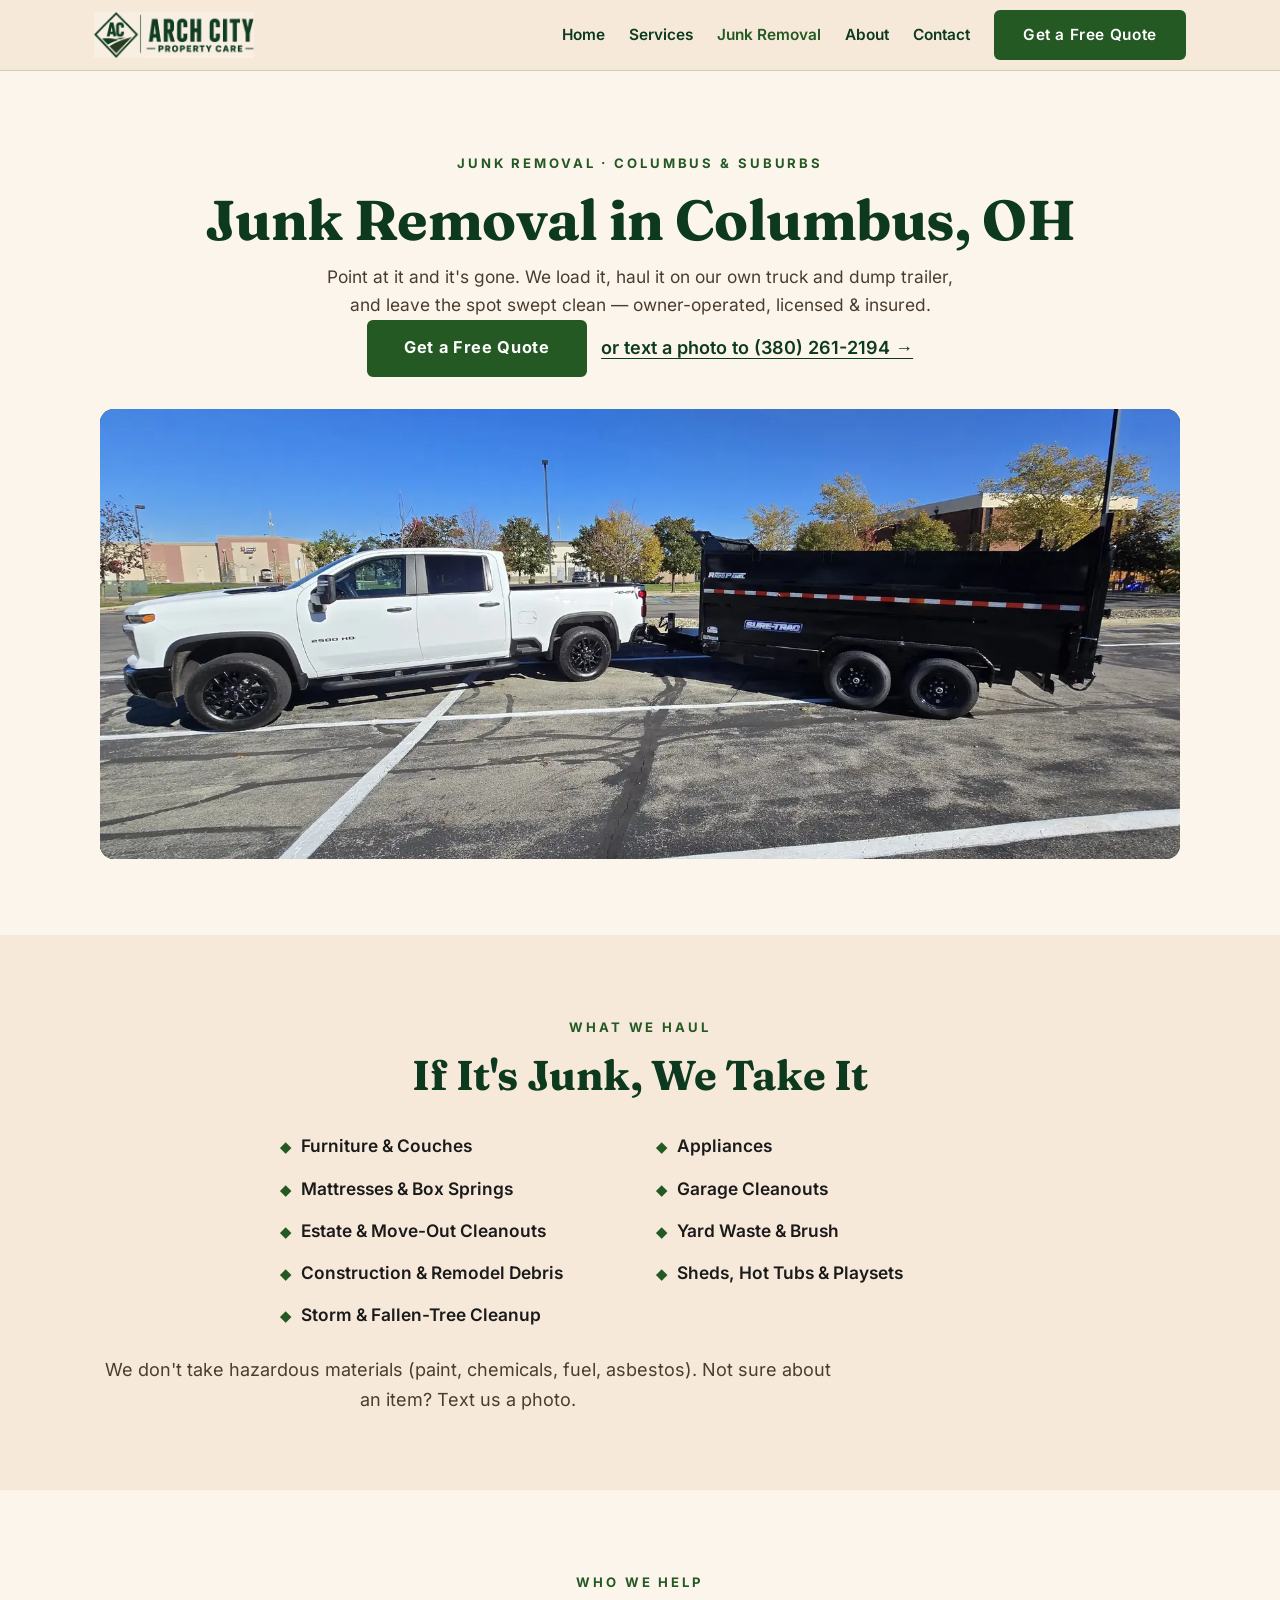
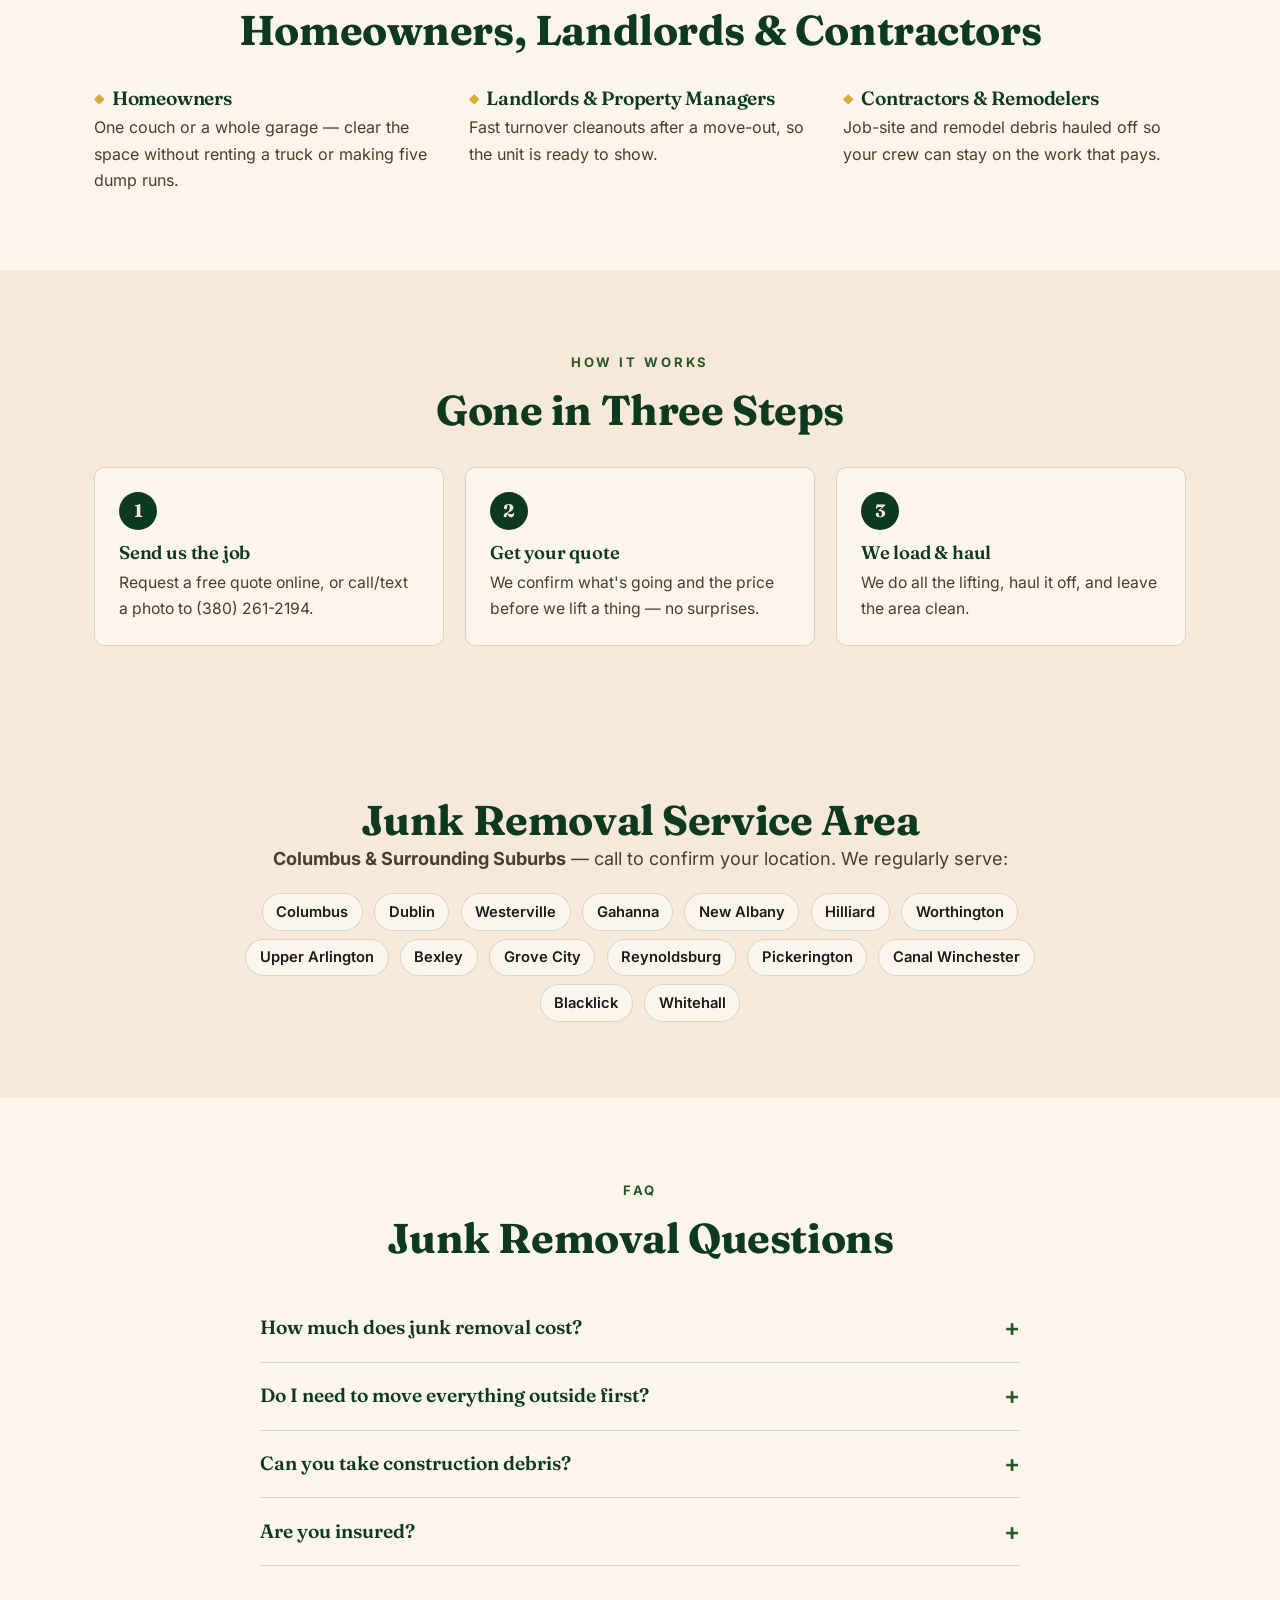
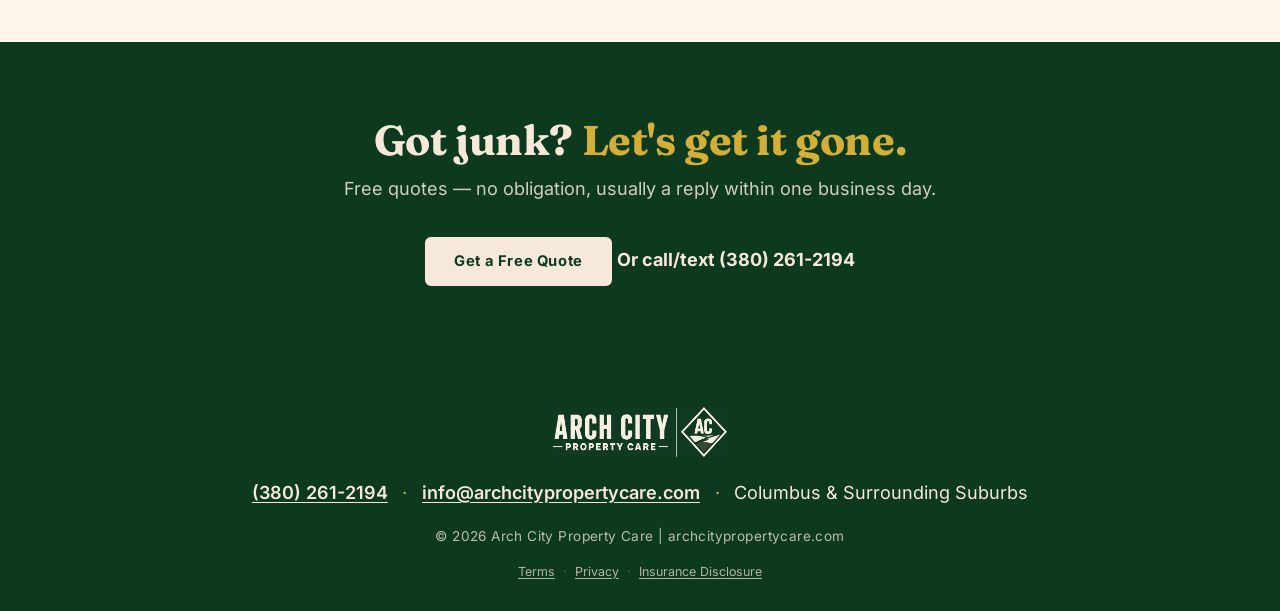
<file: junk-removal.html>
<!DOCTYPE html>
<html lang="en">
<head>
  <meta charset="UTF-8">
  <meta name="viewport" content="width=device-width, initial-scale=1.0, viewport-fit=cover">
  <meta name="theme-color" content="#0D3A1F">
  <title>Junk Removal Columbus, OH | Cleanouts &amp; Hauling — Arch City Property Care</title>
  <meta name="description" content="Junk removal in Columbus, OH: furniture, appliances, mattresses, yard waste, construction debris, and garage and estate cleanouts. Owner-operated, licensed &amp; insured. Free quote — call or text (380) 261-2194.">
  <link rel="canonical" href="https://archcitypropertycare.com/junk-removal.html">

  <meta property="og:type" content="website">
  <meta property="og:title" content="Junk Removal in Columbus, OH — Arch City Property Care">
  <meta property="og:description" content="Cleanouts, furniture and appliance removal, and job-site debris hauled away. Owner-operated, licensed &amp; insured. Free quote.">
  <meta property="og:url" content="https://archcitypropertycare.com/junk-removal.html">
  <meta property="og:image" content="https://archcitypropertycare.com/assets/og-share.png">
  <meta name="twitter:card" content="summary_large_image">

  <link rel="preload" href="/fonts/inter.woff2" as="font" type="font/woff2" crossorigin>
  <link rel="preload" href="/fonts/fraunces.woff2" as="font" type="font/woff2" crossorigin>
  <link rel="stylesheet" href="/css/style.css?v=6298a18">

  <link rel="icon" type="image/png" sizes="32x32" href="/favicon-32.png">
  <link rel="icon" type="image/png" sizes="512x512" href="/favicon-512.png">
  <link rel="apple-touch-icon" sizes="180x180" href="/favicon-180.png">
  <link rel="shortcut icon" href="/favicon.ico">
  <script type="application/ld+json">
  {
    "@context": "https://schema.org",
    "@type": "Service",
    "serviceType": "Junk removal",
    "name": "Junk Removal in Columbus, OH",
    "provider": {
      "@type": "HomeAndConstructionBusiness",
      "name": "Arch City Property Care",
      "url": "https://archcitypropertycare.com",
      "telephone": "+1-380-261-2194"
    },
    "areaServed": ["Columbus, OH","Dublin, OH","Westerville, OH","Gahanna, OH","New Albany, OH","Hilliard, OH","Worthington, OH","Upper Arlington, OH","Bexley, OH","Grove City, OH","Reynoldsburg, OH","Pickerington, OH","Canal Winchester, OH","Blacklick, OH","Whitehall, OH"]
  }
  </script>
</head>
<body>
<a class="skip-link" href="#main">Skip to content</a>

<header class="site-header">
  <div class="container header-inner">
    <a class="brand" href="/" aria-label="Arch City Property Care — home">
      <img class="brand-logo" src="/assets/brand/logo-horizontal-web.png" alt="Arch City Property Care" width="160" height="46">
    </a>
    <button class="nav-toggle" aria-label="Toggle menu" aria-expanded="false" aria-controls="site-nav">☰</button>
    <nav class="site-nav" id="site-nav">
      <a href="/">Home</a>
      <a href="/services.html">Services</a>
      <a href="/junk-removal.html">Junk Removal</a>
      <a href="/about.html">About</a>
      <a href="/contact.html">Contact</a>
      <a class="btn btn-primary nav-cta" href="/quote.html">Get a Free Quote</a>
    </nav>
  </div>
</header>

<main id="main">

  <!-- ===== Hero ===== -->
  <section class="bg-cream2">
    <div class="container section-head" style="margin-bottom:0;">
      <span class="eyebrow">Junk Removal · Columbus &amp; Suburbs</span>
      <h1>Junk Removal in Columbus, OH</h1>
      <p class="section-lead">Point at it and it's gone. We load it, haul it on our own truck and dump trailer, and leave the spot swept clean — owner-operated, licensed &amp; insured.</p>
      <div class="hero-actions" style="justify-content:center;">
        <a class="btn btn-primary btn-lg" href="/quote.html?service=Junk%20Removal%20%26%20Hauling">Get a Free Quote</a>
        <a class="hero-textlink" style="color:var(--forest);" href="sms:+13802612194">or text a photo to (380) 261-2194 →</a>
      </div>
    </div>
    <div class="container">
      <figure class="photo-band">
        <picture>
          <source type="image/webp" srcset="/assets/photos/photo-truck-trailer-side-960.webp 960w, /assets/photos/photo-truck-trailer-side-1600.webp 1600w" sizes="(max-width: 1140px) 92vw, 1080px">
          <img src="/assets/photos/photo-truck-trailer-side-960.jpg" srcset="/assets/photos/photo-truck-trailer-side-960.jpg 960w, /assets/photos/photo-truck-trailer-side-1600.jpg 1600w" sizes="(max-width: 1140px) 92vw, 1080px" alt="White Chevrolet Silverado 2500HD towing a black tandem-axle dump trailer, the truck and trailer that haul every Arch City job" width="1600" height="667" decoding="async">
        </picture>
      </figure>
    </div>
  </section>

  <!-- ===== What We Haul ===== -->
  <section>
    <div class="container">
      <div class="section-head">
        <span class="eyebrow">What We Haul</span>
        <h2>If It's Junk, We Take It</h2>
      </div>
      <ul class="svc-list">
        <li><span class="svc-icon-inline" aria-hidden="true">◆</span> Furniture &amp; Couches</li>
        <li><span class="svc-icon-inline" aria-hidden="true">◆</span> Appliances</li>
        <li><span class="svc-icon-inline" aria-hidden="true">◆</span> Mattresses &amp; Box Springs</li>
        <li><span class="svc-icon-inline" aria-hidden="true">◆</span> Garage Cleanouts</li>
        <li><span class="svc-icon-inline" aria-hidden="true">◆</span> Estate &amp; Move-Out Cleanouts</li>
        <li><span class="svc-icon-inline" aria-hidden="true">◆</span> Yard Waste &amp; Brush</li>
        <li><span class="svc-icon-inline" aria-hidden="true">◆</span> Construction &amp; Remodel Debris</li>
        <li><span class="svc-icon-inline" aria-hidden="true">◆</span> Sheds, Hot Tubs &amp; Playsets</li>
        <li><span class="svc-icon-inline" aria-hidden="true">◆</span> Storm &amp; Fallen-Tree Cleanup</li>
      </ul>
      <p class="text-center" style="margin-top:1.6rem;color:var(--ink-soft);">We don't take hazardous materials (paint, chemicals, fuel, asbestos). Not sure about an item? Text us a photo.</p>
    </div>
  </section>

  <!-- ===== Who We Help ===== -->
  <section class="bg-cream2">
    <div class="container">
      <div class="section-head">
        <span class="eyebrow">Who We Help</span>
        <h2>Homeowners, Landlords &amp; Contractors</h2>
      </div>
      <div class="why-grid">
        <div class="why-item">
          <h3><span class="diamond">◆</span> Homeowners</h3>
          <p>One couch or a whole garage — clear the space without renting a truck or making five dump runs.</p>
        </div>
        <div class="why-item">
          <h3><span class="diamond">◆</span> Landlords &amp; Property Managers</h3>
          <p>Fast turnover cleanouts after a move-out, so the unit is ready to show.</p>
        </div>
        <div class="why-item">
          <h3><span class="diamond">◆</span> Contractors &amp; Remodelers</h3>
          <p>Job-site and remodel debris hauled off so your crew can stay on the work that pays.</p>
        </div>
      </div>
    </div>
  </section>

  <!-- ===== How It Works ===== -->
  <section>
    <div class="container">
      <div class="section-head">
        <span class="eyebrow">How It Works</span>
        <h2>Gone in Three Steps</h2>
      </div>
      <div class="steps">
        <div class="step"><div class="step-n">1</div><h3>Send us the job</h3><p>Request a free quote online, or call/text a photo to (380) 261-2194.</p></div>
        <div class="step"><div class="step-n">2</div><h3>Get your quote</h3><p>We confirm what's going and the price before we lift a thing — no surprises.</p></div>
        <div class="step"><div class="step-n">3</div><h3>We load &amp; haul</h3><p>We do all the lifting, haul it off, and leave the area clean.</p></div>
      </div>
    </div>
  </section>

  <!-- ===== Service Area ===== -->
  <section>
    <div class="container">
      <div class="area-block">
        <h2>Junk Removal Service Area</h2>
        <p><strong>Columbus &amp; Surrounding Suburbs</strong> — call to confirm your location. We regularly serve:</p>
        <ul class="area-list">
          <li>Columbus</li><li>Dublin</li><li>Westerville</li><li>Gahanna</li>
          <li>New Albany</li><li>Hilliard</li><li>Worthington</li><li>Upper Arlington</li>
          <li>Bexley</li><li>Grove City</li><li>Reynoldsburg</li><li>Pickerington</li>
          <li>Canal Winchester</li><li>Blacklick</li><li>Whitehall</li>
        </ul>
      </div>
    </div>
  </section>

  <!-- ===== FAQ ===== -->
  <section class="bg-cream2">
    <div class="container">
      <div class="section-head">
        <span class="eyebrow">FAQ</span>
        <h2>Junk Removal Questions</h2>
      </div>
      <div class="faq">
        <details>
          <summary>How much does junk removal cost?</summary>
          <p>Every job gets a free quote based on what's going and how much room it takes on the trailer — no obligation. Texting a photo to <a href="tel:+13802612194" class="nowrap">(380) 261-2194</a> is the fastest way to get one.</p>
        </details>
        <details>
          <summary>Do I need to move everything outside first?</summary>
          <p>No. We do the lifting and loading from your garage, driveway, yard, or main floor.</p>
        </details>
        <details>
          <summary>Can you take construction debris?</summary>
          <p>Yes. Drywall, lumber, flooring, and general remodel and job-site debris. Hazardous materials are excluded.</p>
        </details>
        <details>
          <summary>Are you insured?</summary>
          <p>Yes — Ohio vendor's license 25-001496 and $1M general liability behind every job.</p>
        </details>
      </div>
    </div>
  </section>

  <section class="cta-strip">
    <div class="container">
      <h2>Got junk? <span class="gold-text">Let's get it gone.</span></h2>
      <p>Free quotes — no obligation, usually a reply within one business day.</p>
      <a class="btn btn-light" href="/quote.html?service=Junk%20Removal%20%26%20Hauling">Get a Free Quote</a>
      <a class="cta-phone" href="tel:+13802612194">Or call/text (380) 261-2194</a>
    </div>
  </section>

</main>

<footer class="site-footer">
  <div class="container">
    <img class="footer-logo" src="/assets/brand/logo-reversed-web.png" alt="Arch City Property Care" width="175" height="50" loading="lazy">
    <p class="footer-contact">
      <a href="tel:+13802612194" class="nowrap">(380) 261-2194</a>
      <span class="sep">·</span>
      <a href="mailto:info@archcitypropertycare.com" class="nowrap">info@archcitypropertycare.com</a>
      <span class="sep">·</span>
      <span class="nowrap">Columbus &amp; Surrounding Suburbs</span>
    </p>
    <p class="footer-legal">© 2026 Arch City Property Care | archcitypropertycare.com</p>
    <p class="footer-sub"><a href="/legal.html#terms">Terms</a><span class="sep">·</span><a href="/legal.html#privacy">Privacy</a><span class="sep">·</span><a href="/legal.html#insurance">Insurance Disclosure</a></p>
  </div>
</footer>

<!-- Mobile tap-to-call bar (hidden on desktop; styled via .call-bar) -->
<nav class="call-bar" aria-label="Call or text Arch City Property Care">
  <a class="call-bar-btn call-bar-primary" href="tel:+13802612194">Call (380) 261-2194</a>
  <a class="call-bar-btn" href="sms:+13802612194">Text</a>
</nav>

<script src="/js/site.js?v=6298a18"></script>
</body>
</html>
</file>
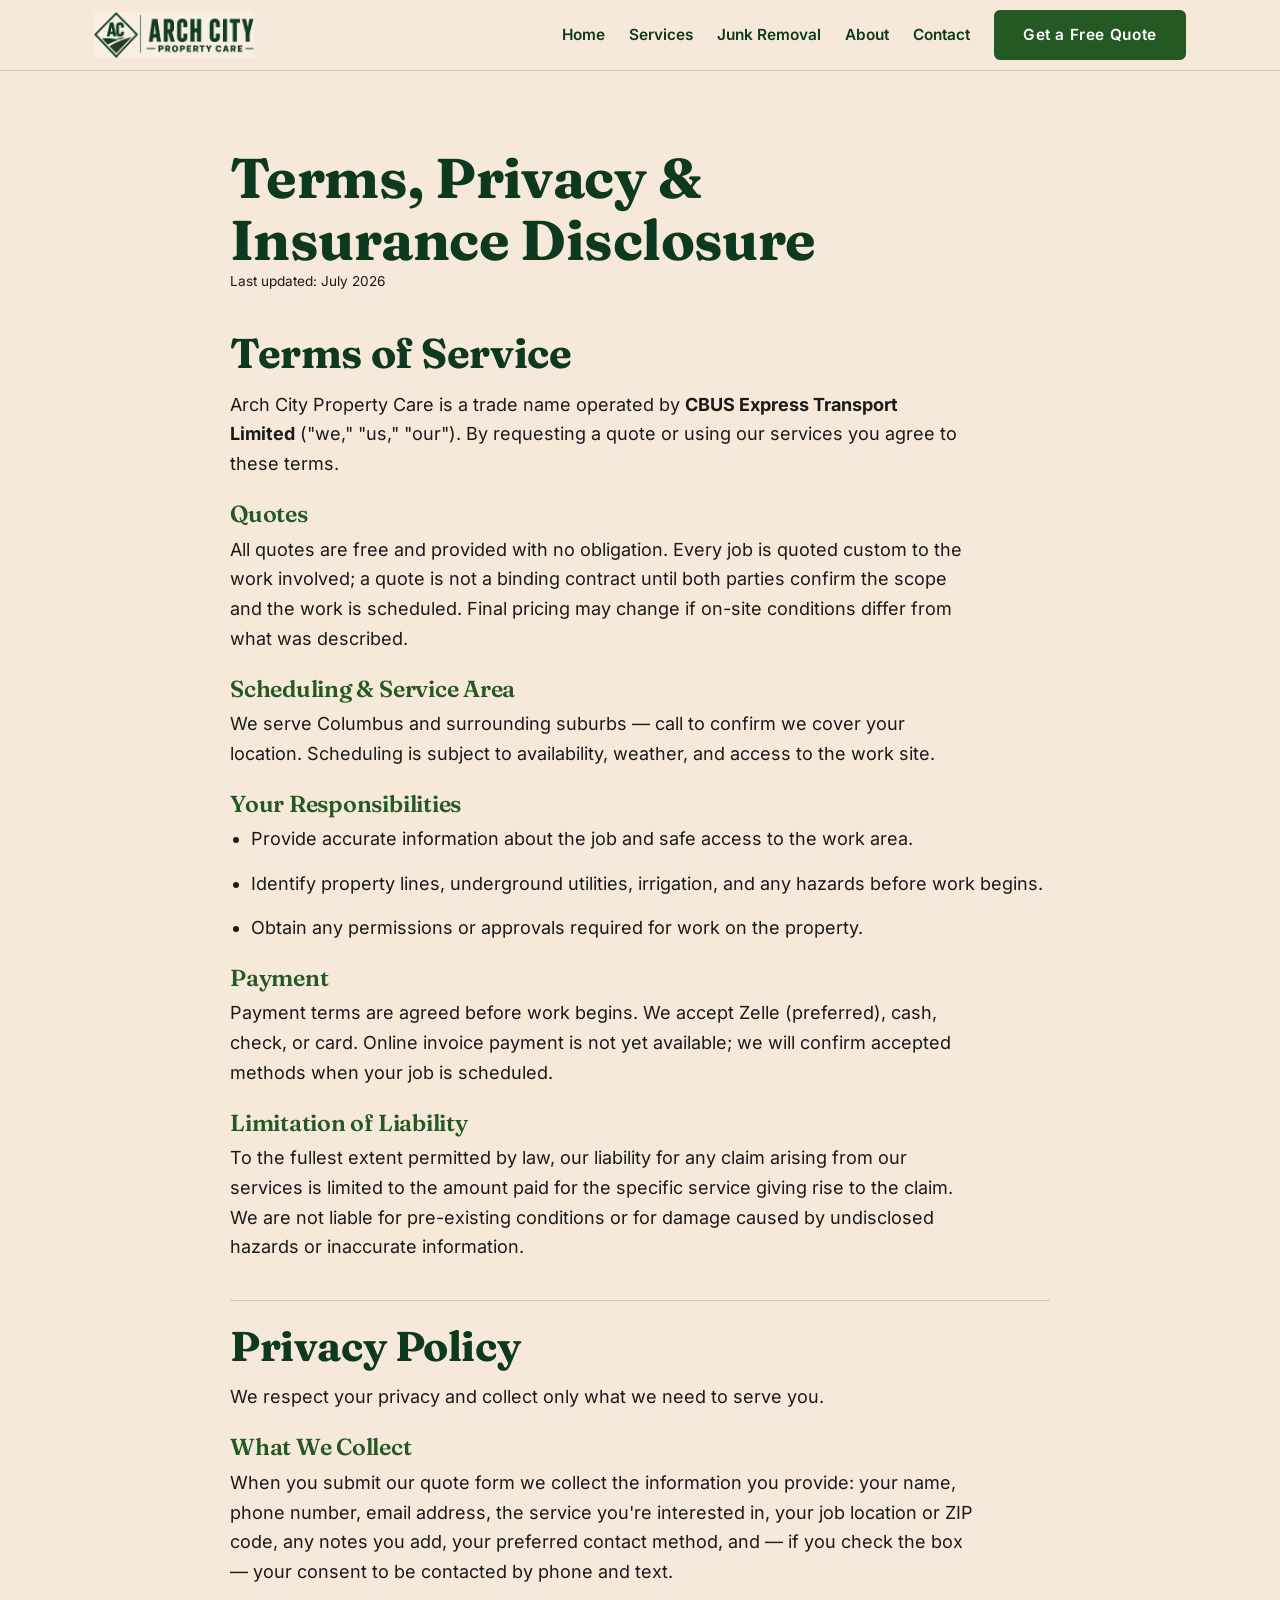
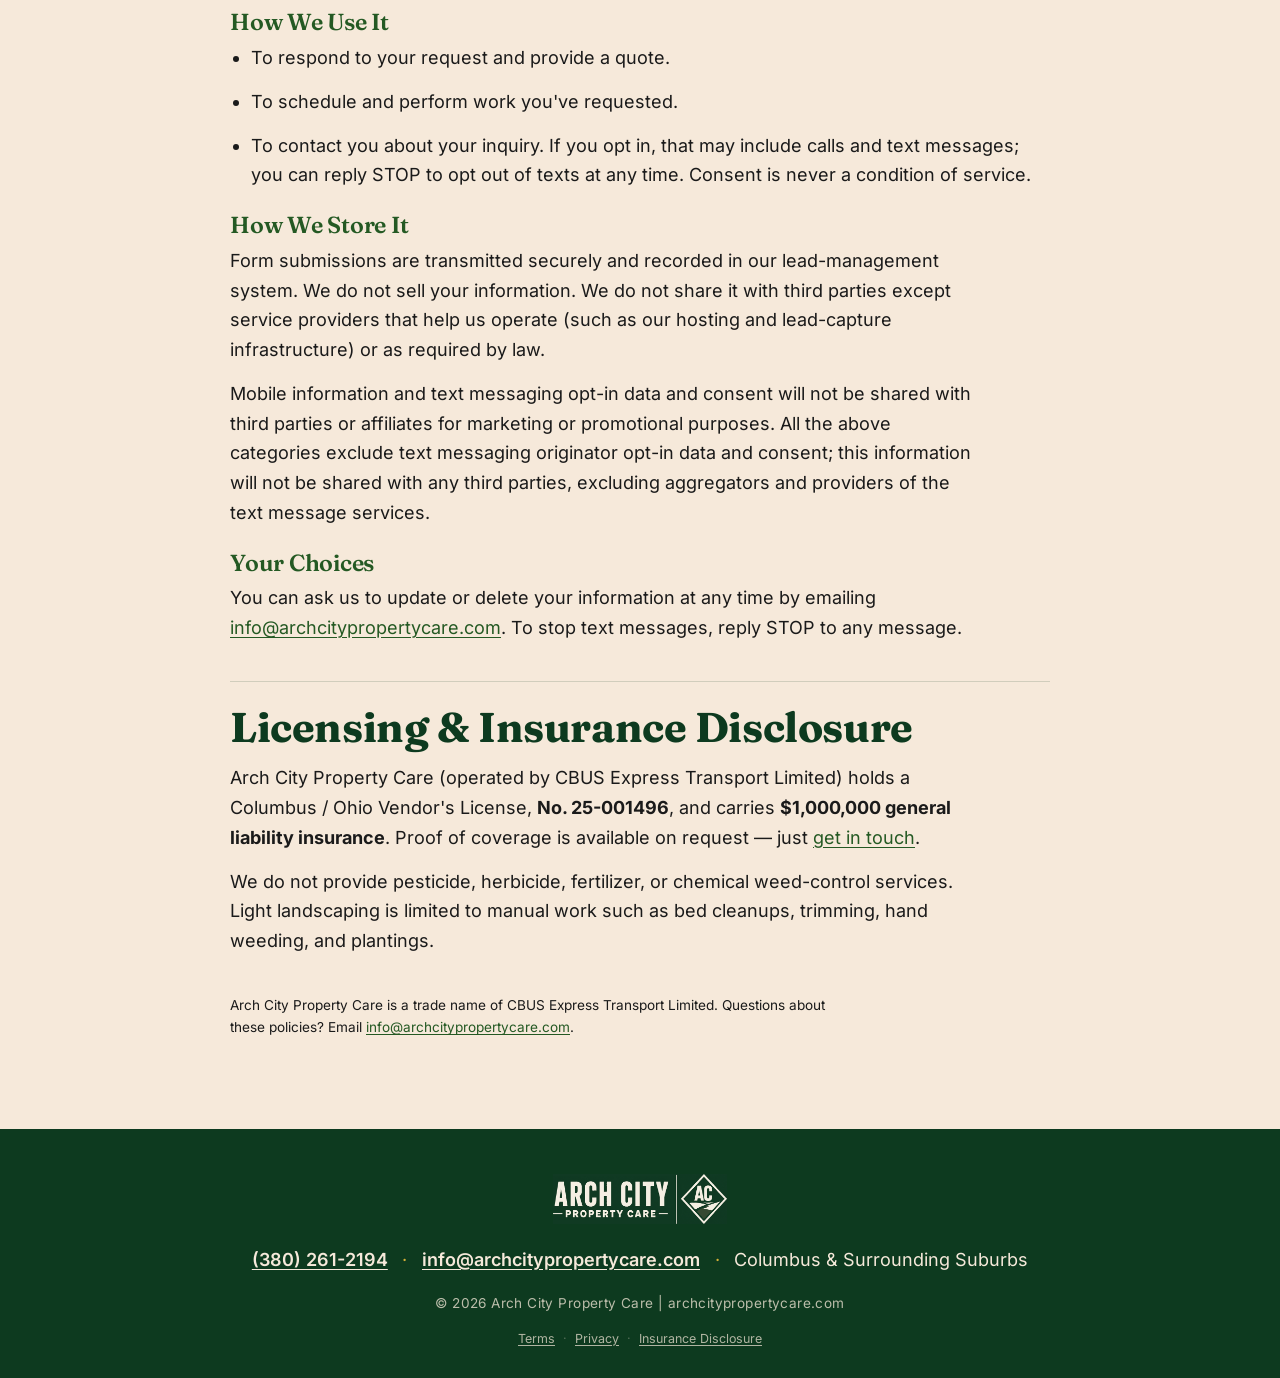
<file: legal.html>
<!DOCTYPE html>
<html lang="en">
<head>
  <meta charset="UTF-8">
  <meta name="viewport" content="width=device-width, initial-scale=1.0, viewport-fit=cover">
  <meta name="theme-color" content="#0D3A1F">
  <title>Terms, Privacy &amp; Insurance Disclosure — Arch City Property Care</title>
  <meta name="description" content="Terms of Service, Privacy Policy, and Insurance Disclosure for Arch City Property Care.">
  <link rel="canonical" href="https://archcitypropertycare.com/legal.html">

  <link rel="preload" href="/fonts/inter.woff2" as="font" type="font/woff2" crossorigin>
  <link rel="preload" href="/fonts/fraunces.woff2" as="font" type="font/woff2" crossorigin>
  <link rel="stylesheet" href="/css/style.css?v=6298a18">

  <link rel="icon" type="image/png" sizes="32x32" href="/favicon-32.png">
  <link rel="icon" type="image/png" sizes="512x512" href="/favicon-512.png">
  <link rel="apple-touch-icon" sizes="180x180" href="/favicon-180.png">
  <link rel="shortcut icon" href="/favicon.ico">
</head>
<body>
<a class="skip-link" href="#main">Skip to content</a>

<header class="site-header">
  <div class="container header-inner">
    <a class="brand" href="/" aria-label="Arch City Property Care — home">
      <img class="brand-logo" src="/assets/brand/logo-horizontal-web.png" alt="Arch City Property Care" width="160" height="46">
    </a>
    <button class="nav-toggle" aria-label="Toggle menu" aria-expanded="false" aria-controls="site-nav">☰</button>
    <nav class="site-nav" id="site-nav">
      <a href="/">Home</a>
      <a href="/services.html">Services</a>
      <a href="/junk-removal.html">Junk Removal</a>
      <a href="/about.html">About</a>
      <a href="/contact.html">Contact</a>
      <a class="btn btn-primary nav-cta" href="/quote.html">Get a Free Quote</a>
    </nav>
  </div>
</header>

<main id="main">
  <section>
    <div class="container">
      <div class="legal-body">
        <div class="section-head" style="text-align:left;margin-bottom:1.4rem;">
          <h1>Terms, Privacy &amp; Insurance Disclosure</h1>
          <p class="legal-meta">Last updated: July 2026</p>
        </div>

        <!-- ===== TERMS ===== -->
        <h2 id="terms">Terms of Service</h2>
        <p>Arch City Property Care is a trade name operated by <strong>CBUS Express Transport Limited</strong> ("we," "us," "our"). By requesting a quote or using our services you agree to these terms.</p>
        <h3>Quotes</h3>
        <p>All quotes are free and provided with no obligation. Every job is quoted custom to the work involved; a quote is not a binding contract until both parties confirm the scope and the work is scheduled. Final pricing may change if on-site conditions differ from what was described.</p>
        <h3>Scheduling &amp; Service Area</h3>
        <p>We serve Columbus and surrounding suburbs — call to confirm we cover your location. Scheduling is subject to availability, weather, and access to the work site.</p>
        <h3>Your Responsibilities</h3>
        <ul>
          <li>Provide accurate information about the job and safe access to the work area.</li>
          <li>Identify property lines, underground utilities, irrigation, and any hazards before work begins.</li>
          <li>Obtain any permissions or approvals required for work on the property.</li>
        </ul>
        <h3>Payment</h3>
        <p>Payment terms are agreed before work begins. We accept Zelle (preferred), cash, check, or card. Online invoice payment is not yet available; we will confirm accepted methods when your job is scheduled.</p>
        <h3>Limitation of Liability</h3>
        <p>To the fullest extent permitted by law, our liability for any claim arising from our services is limited to the amount paid for the specific service giving rise to the claim. We are not liable for pre-existing conditions or for damage caused by undisclosed hazards or inaccurate information.</p>

        <!-- ===== PRIVACY ===== -->
        <h2 id="privacy">Privacy Policy</h2>
        <p>We respect your privacy and collect only what we need to serve you.</p>
        <h3>What We Collect</h3>
        <p>When you submit our quote form we collect the information you provide: your name, phone number, email address, the service you're interested in, your job location or ZIP code, any notes you add, your preferred contact method, and — if you check the box — your consent to be contacted by phone and text.</p>
        <h3>How We Use It</h3>
        <ul>
          <li>To respond to your request and provide a quote.</li>
          <li>To schedule and perform work you've requested.</li>
          <li>To contact you about your inquiry. If you opt in, that may include calls and text messages; you can reply STOP to opt out of texts at any time. Consent is never a condition of service.</li>
        </ul>
        <h3>How We Store It</h3>
        <p>Form submissions are transmitted securely and recorded in our lead-management system. We do not sell your information. We do not share it with third parties except service providers that help us operate (such as our hosting and lead-capture infrastructure) or as required by law.</p>
        <p>Mobile information and text messaging opt-in data and consent will not be shared with third parties or affiliates for marketing or promotional purposes. All the above categories exclude text messaging originator opt-in data and consent; this information will not be shared with any third parties, excluding aggregators and providers of the text message services.</p>
        <h3>Your Choices</h3>
        <p>You can ask us to update or delete your information at any time by emailing <a href="mailto:info@archcitypropertycare.com">info@archcitypropertycare.com</a>. To stop text messages, reply STOP to any message.</p>

        <!-- ===== INSURANCE / LICENSING DISCLOSURE ===== -->
        <h2 id="insurance">Licensing &amp; Insurance Disclosure</h2>
        <p>Arch City Property Care (operated by CBUS Express Transport Limited) holds a Columbus / Ohio Vendor's License, <strong>No. 25-001496</strong>, and carries <strong>$1,000,000 general liability insurance</strong>. Proof of coverage is available on request — just <a href="/contact.html">get in touch</a>.</p>
        <p>We do not provide pesticide, herbicide, fertilizer, or chemical weed-control services. Light landscaping is limited to manual work such as bed cleanups, trimming, hand weeding, and plantings.</p>

        <p class="legal-meta" style="margin-top:2.4rem;">Arch City Property Care is a trade name of CBUS Express Transport Limited. Questions about these policies? Email <a href="mailto:info@archcitypropertycare.com">info@archcitypropertycare.com</a>.</p>
      </div>
    </div>
  </section>
</main>

<footer class="site-footer">
  <div class="container">
    <img class="footer-logo" src="/assets/brand/logo-reversed-web.png" alt="Arch City Property Care" width="175" height="50" loading="lazy">
    <p class="footer-contact">
      <a href="tel:+13802612194" class="nowrap">(380) 261-2194</a>
      <span class="sep">·</span>
      <a href="mailto:info@archcitypropertycare.com" class="nowrap">info@archcitypropertycare.com</a>
      <span class="sep">·</span>
      <span class="nowrap">Columbus &amp; Surrounding Suburbs</span>
    </p>
    <p class="footer-legal">© 2026 Arch City Property Care | archcitypropertycare.com</p>
    <p class="footer-sub"><a href="/legal.html#terms">Terms</a><span class="sep">·</span><a href="/legal.html#privacy">Privacy</a><span class="sep">·</span><a href="/legal.html#insurance">Insurance Disclosure</a></p>
  </div>
</footer>

<!-- Mobile tap-to-call bar (hidden on desktop; styled via .call-bar) -->
<nav class="call-bar" aria-label="Call or text Arch City Property Care">
  <a class="call-bar-btn call-bar-primary" href="tel:+13802612194">Call (380) 261-2194</a>
  <a class="call-bar-btn" href="sms:+13802612194">Text</a>
</nav>

<script src="/js/site.js?v=6298a18"></script>
</body>
</html>
</file>
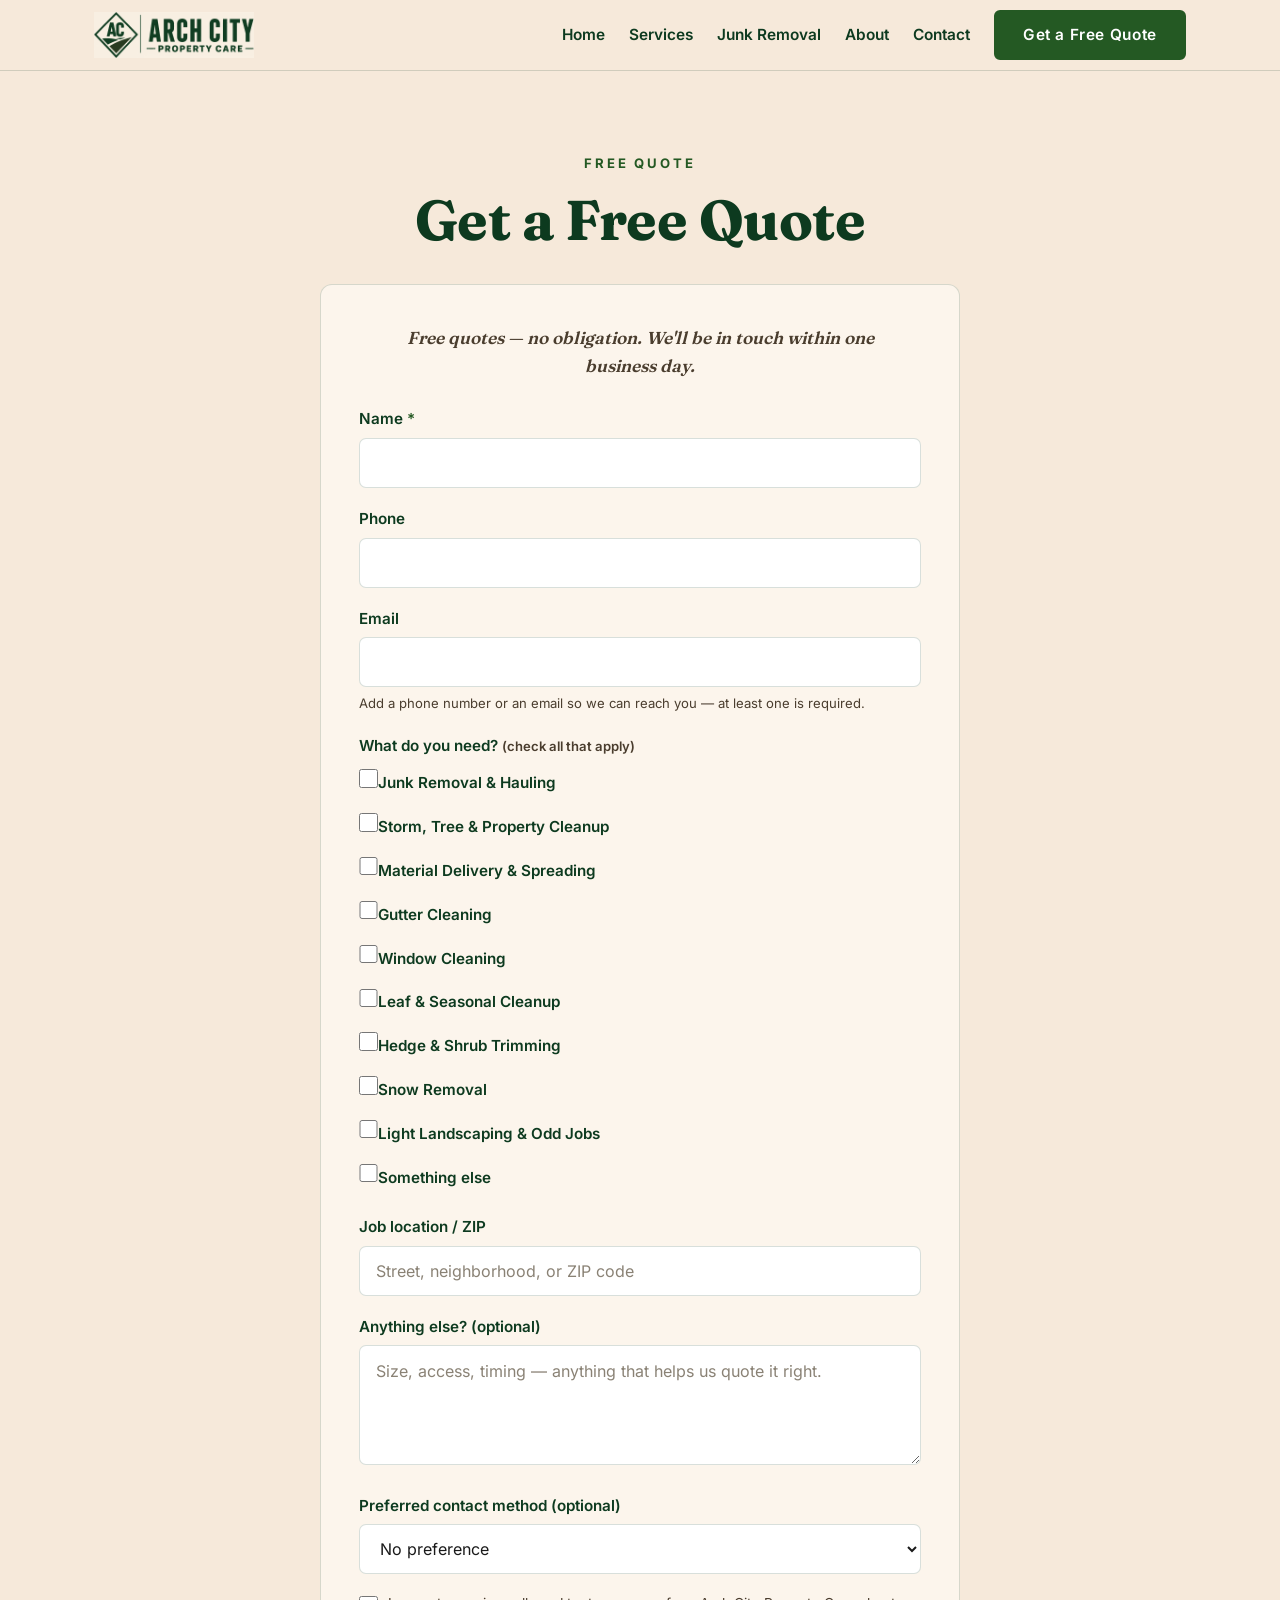
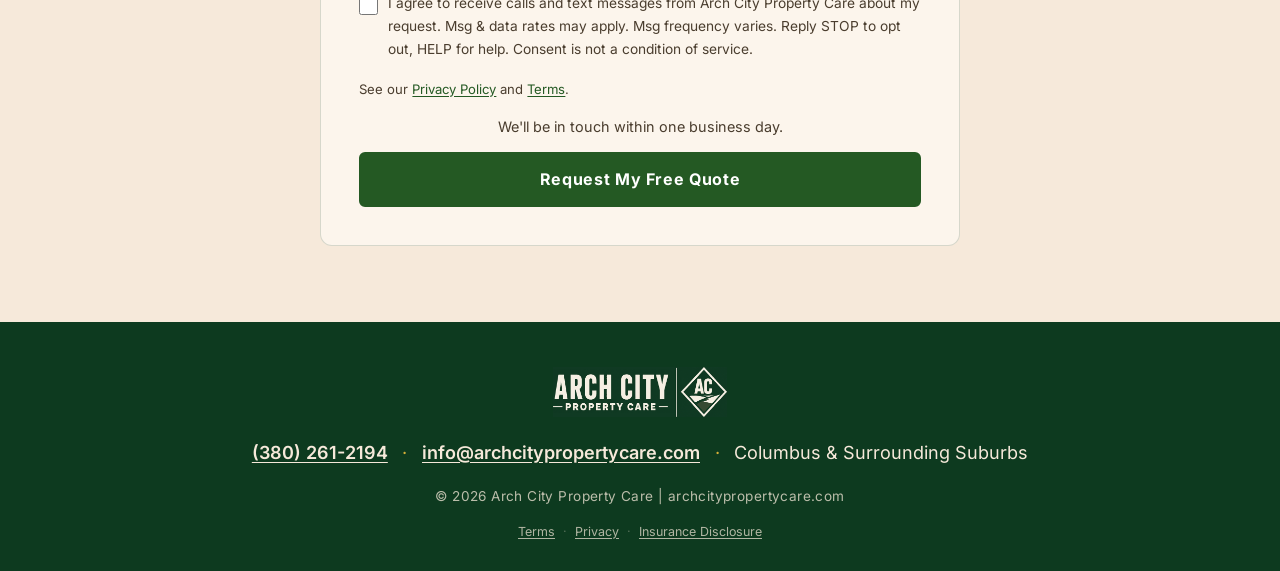
<file: quote.html>
<!DOCTYPE html>
<html lang="en">
<head>
  <meta charset="UTF-8">
  <meta name="viewport" content="width=device-width, initial-scale=1.0, viewport-fit=cover">
  <meta name="theme-color" content="#0D3A1F">
  <title>Get a Free Quote — Arch City Property Care | Columbus, OH</title>
  <meta name="description" content="Request your free, no-obligation quote from Arch City Property Care. Same trusted owner every visit. Hauling, gutters, cleanups & more across Columbus & suburbs.">
  <link rel="canonical" href="https://archcitypropertycare.com/quote.html">

  <meta property="og:type" content="website">
  <meta property="og:title" content="Get a Free Quote — Arch City Property Care">
  <meta property="og:description" content="Free quotes. Same owner every visit. Columbus & suburbs.">
  <meta property="og:url" content="https://archcitypropertycare.com/quote.html">
  <meta property="og:image" content="https://archcitypropertycare.com/assets/og-share.png">
  <meta name="twitter:card" content="summary_large_image">

  <link rel="preload" href="/fonts/inter.woff2" as="font" type="font/woff2" crossorigin>
  <link rel="preload" href="/fonts/fraunces.woff2" as="font" type="font/woff2" crossorigin>
  <link rel="stylesheet" href="/css/style.css?v=6298a18">

  <link rel="icon" type="image/png" sizes="32x32" href="/favicon-32.png">
  <link rel="icon" type="image/png" sizes="512x512" href="/favicon-512.png">
  <link rel="apple-touch-icon" sizes="180x180" href="/favicon-180.png">
  <link rel="shortcut icon" href="/favicon.ico">
</head>
<body>
<a class="skip-link" href="#main">Skip to content</a>

<header class="site-header">
  <div class="container header-inner">
    <a class="brand" href="/" aria-label="Arch City Property Care — home">
      <img class="brand-logo" src="/assets/brand/logo-horizontal-web.png" alt="Arch City Property Care" width="160" height="46">
    </a>
    <button class="nav-toggle" aria-label="Toggle menu" aria-expanded="false" aria-controls="site-nav">☰</button>
    <nav class="site-nav" id="site-nav">
      <a href="/">Home</a>
      <a href="/services.html">Services</a>
      <a href="/junk-removal.html">Junk Removal</a>
      <a href="/about.html">About</a>
      <a href="/contact.html">Contact</a>
      <a class="btn btn-primary nav-cta" href="/quote.html">Get a Free Quote</a>
    </nav>
  </div>
</header>

<main id="main">

  <section>
    <div class="container section-head">
      <span class="eyebrow">Free Quote</span>
      <h1>Get a Free Quote</h1>
    </div>

    <div class="container">
      <div class="form-card">
        <p class="form-reassurance">Free quotes — no obligation. We'll be in touch within one business day.</p>

        <!-- [QUOTE] form → source="web:quote" (via data-source).
             Field names, hardcoded entity/dba, source, honeypot and consent
             fields are wired in /js/site.js and must be preserved exactly. -->
        <form id="quoteForm" data-source="web:quote" novalidate>
          <div class="field">
            <label for="q-name">Name <span class="req">*</span></label>
            <input type="text" id="q-name" name="name" autocomplete="name" required>
          </div>

          <div class="field">
            <label for="q-phone">Phone</label>
            <input type="tel" id="q-phone" name="phone" autocomplete="tel" inputmode="tel">
          </div>

          <div class="field">
            <label for="q-email">Email</label>
            <input type="email" id="q-email" name="email" autocomplete="email" inputmode="email">
            <p class="field-hint">Add a phone number or an email so we can reach you — at least one is required.</p>
          </div>

          <div class="field">
            <label>What do you need? <span class="field-hint">(check all that apply)</span></label>
            <div class="chip-group">
              <label class="chip"><input type="checkbox" value="Junk Removal &amp; Hauling"><span>Junk Removal &amp; Hauling</span></label>
              <label class="chip"><input type="checkbox" value="Storm, Tree &amp; Property Cleanup"><span>Storm, Tree &amp; Property Cleanup</span></label>
              <label class="chip"><input type="checkbox" value="Material Delivery &amp; Spreading"><span>Material Delivery &amp; Spreading</span></label>
              <label class="chip"><input type="checkbox" value="Gutter Cleaning"><span>Gutter Cleaning</span></label>
              <label class="chip"><input type="checkbox" value="Window Cleaning"><span>Window Cleaning</span></label>
              <label class="chip"><input type="checkbox" value="Leaf &amp; Seasonal Cleanup"><span>Leaf &amp; Seasonal Cleanup</span></label>
              <label class="chip"><input type="checkbox" value="Hedge &amp; Shrub Trimming"><span>Hedge &amp; Shrub Trimming</span></label>
              <label class="chip"><input type="checkbox" value="Snow Removal"><span>Snow Removal</span></label>
              <label class="chip"><input type="checkbox" value="Light Landscaping &amp; Odd Jobs"><span>Light Landscaping &amp; Odd Jobs</span></label>
              <label class="chip"><input type="checkbox" value="Something else"><span>Something else</span></label>
            </div>
            <input type="hidden" id="q-service" name="service_wanted">
          </div>

          <div class="field">
            <label for="q-location">Job location / ZIP</label>
            <input type="text" id="q-location" name="location" placeholder="Street, neighborhood, or ZIP code" autocomplete="postal-code">
          </div>

          <div class="field">
            <label for="q-notes">Anything else? (optional)</label>
            <textarea id="q-notes" name="notes" placeholder="Size, access, timing — anything that helps us quote it right."></textarea>
          </div>

          <div class="field">
            <label for="q-contact">Preferred contact method (optional)</label>
            <select id="q-contact" name="preferred_contact">
              <option value="" selected>No preference</option>
              <option value="phone">Phone</option>
              <option value="text">Text</option>
              <option value="email">Email</option>
              <option value="">Any</option>
            </select>
          </div>

          <!-- Honeypot: must stay empty; off-screen and aria-hidden. -->
          <div class="hp-field" aria-hidden="true">
            <label for="q-hp">Leave this field blank</label>
            <input type="text" id="q-hp" name="_hp" tabindex="-1" autocomplete="off">
          </div>

          <!-- Consent: OPTIONAL — recorded but never required to submit (A2P/CTIA compliant).
               ⚠️ consent_text is a PLACEHOLDER pending attorney review (see js/site.js). -->
          <div class="consent-row">
            <input type="checkbox" id="q-consent" name="consent_sms">
            <label for="q-consent">I agree to receive calls and text messages from Arch City Property Care about my request. Msg &amp; data rates may apply. Msg frequency varies. Reply STOP to opt out, HELP for help. Consent is not a condition of service.</label>
          </div>
          <p class="field-hint" style="margin-top:.35rem;">See our <a href="/legal#privacy">Privacy Policy</a> and <a href="/legal#terms">Terms</a>.</p>

          <p class="form-note">We'll be in touch within one business day.</p>
          <button type="submit" class="btn btn-primary form-submit">Request My Free Quote</button>
          <div class="form-error" id="quoteError" role="alert" aria-live="assertive"></div>
        </form>

        <div class="form-success" id="quoteSuccess" role="status" aria-live="polite">
          <div class="fs-mark" aria-hidden="true">◆</div>
          <h3>Thank you for reaching out — we'll be in touch soon!</h3>
          <p class="fs-email">A confirmation is on its way to your inbox. Please check spam if you don't see it in a few minutes.</p>
          <p class="fs-phone">We'll call you back within one business day.</p>
          <p>Need help quicker? Call or text us at <a href="tel:+13802612194" class="nowrap">(380) 261-2194</a>.</p>
        </div>
      </div>
    </div>
  </section>

</main>

<footer class="site-footer">
  <div class="container">
    <img class="footer-logo" src="/assets/brand/logo-reversed-web.png" alt="Arch City Property Care" width="175" height="50" loading="lazy">
    <p class="footer-contact">
      <a href="tel:+13802612194" class="nowrap">(380) 261-2194</a>
      <span class="sep">·</span>
      <a href="mailto:info@archcitypropertycare.com" class="nowrap">info@archcitypropertycare.com</a>
      <span class="sep">·</span>
      <span class="nowrap">Columbus &amp; Surrounding Suburbs</span>
    </p>
    <p class="footer-legal">© 2026 Arch City Property Care | archcitypropertycare.com</p>
    <p class="footer-sub"><a href="/legal.html#terms">Terms</a><span class="sep">·</span><a href="/legal.html#privacy">Privacy</a><span class="sep">·</span><a href="/legal.html#insurance">Insurance Disclosure</a></p>
  </div>
</footer>

<!-- Mobile tap-to-call bar (hidden on desktop; styled via .call-bar) -->
<nav class="call-bar" aria-label="Call or text Arch City Property Care">
  <a class="call-bar-btn call-bar-primary" href="tel:+13802612194">Call (380) 261-2194</a>
  <a class="call-bar-btn" href="sms:+13802612194">Text</a>
</nav>

<script src="/js/site.js?v=6298a18"></script>
</body>
</html>
</file>
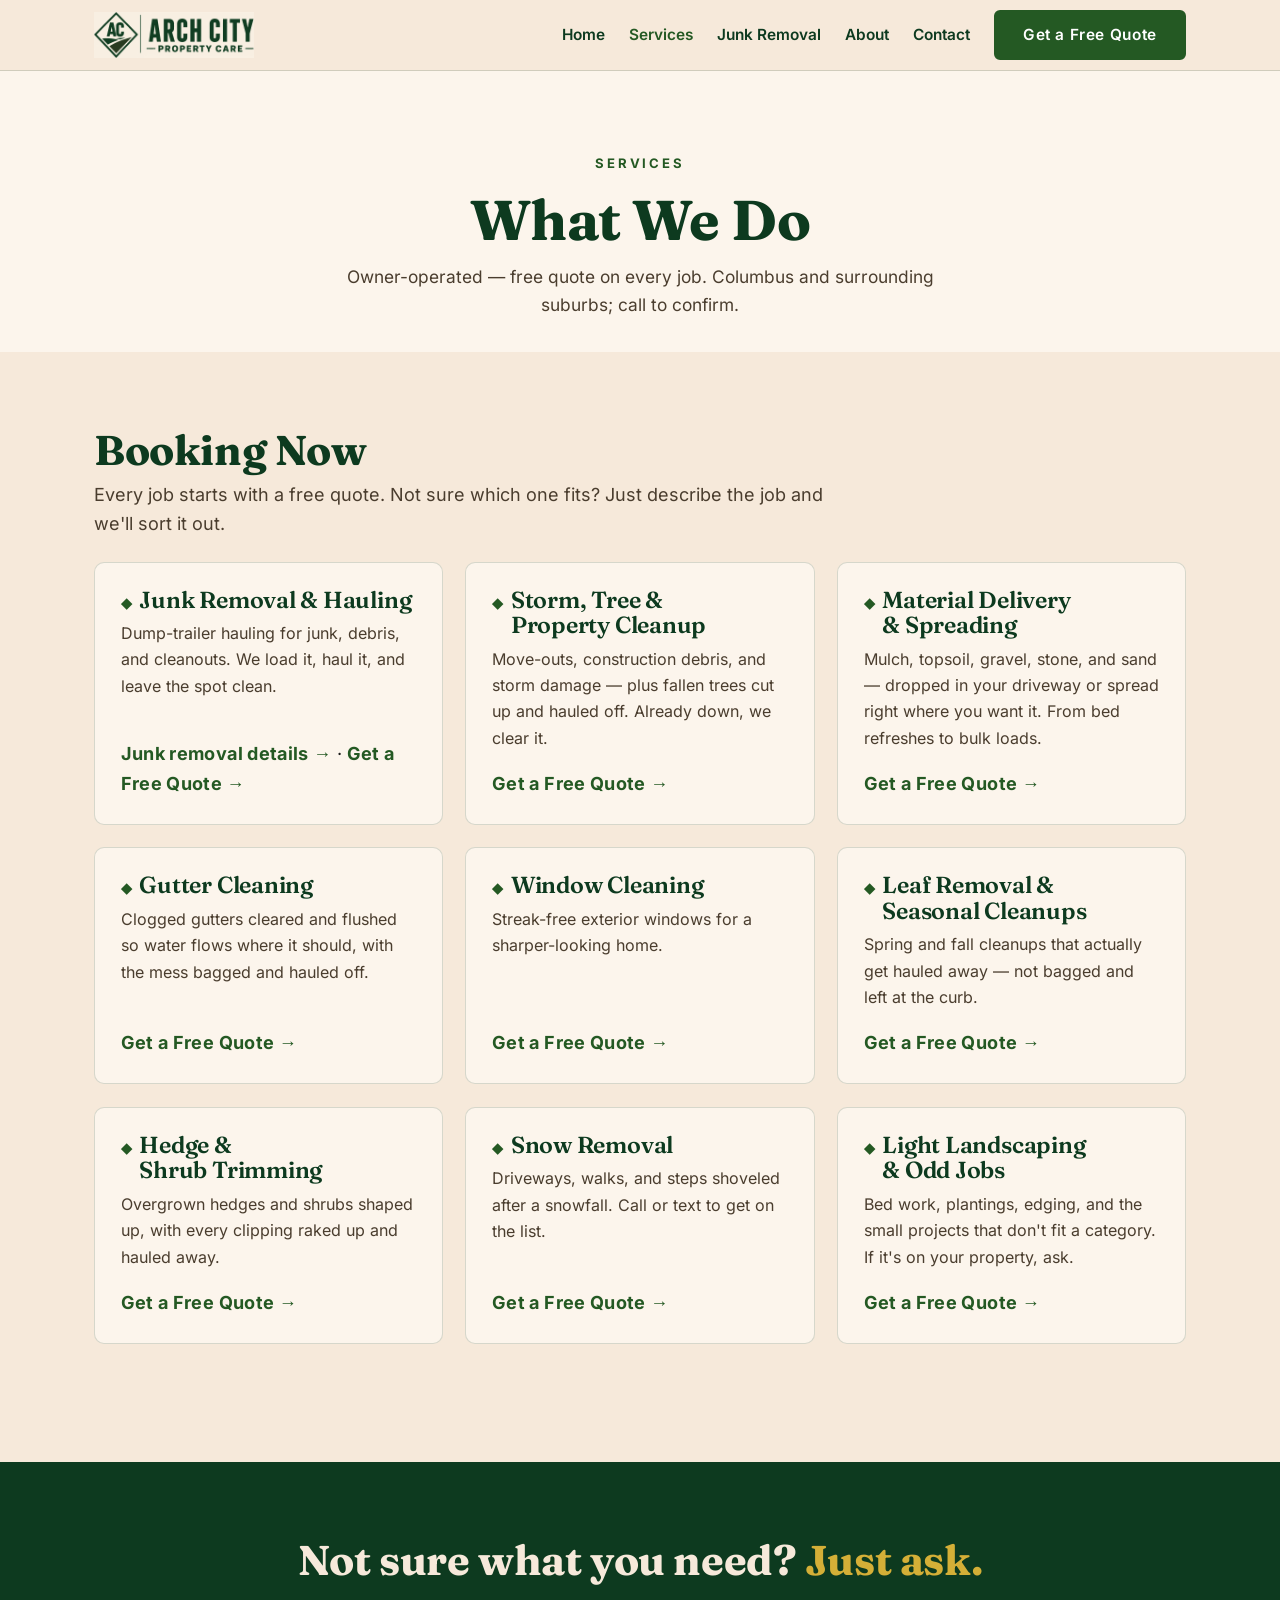
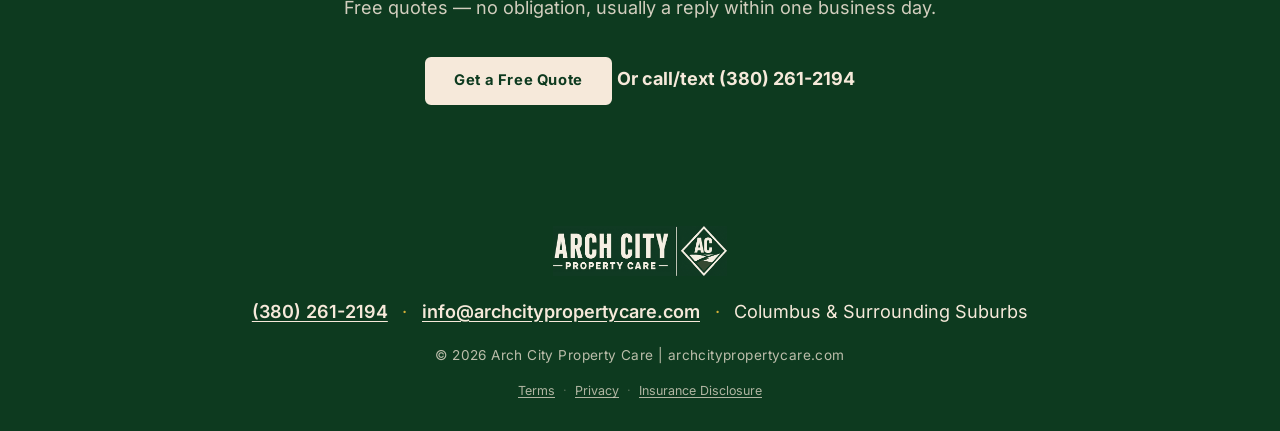
<file: services.html>
<!DOCTYPE html>
<html lang="en">
<head>
  <meta charset="UTF-8">
  <meta name="viewport" content="width=device-width, initial-scale=1.0, viewport-fit=cover">
  <meta name="theme-color" content="#0D3A1F">
  <title>Junk Removal, Cleanups &amp; Gutters — Arch City Property Care | Columbus, OH</title>
  <meta name="description" content="Junk removal & hauling, property/storm/construction cleanup, material delivery & spreading, gutter cleaning, window cleaning, leaf & seasonal cleanups, light landscaping, snow removal. Free quotes in Columbus &amp; suburbs.">
  <link rel="canonical" href="https://archcitypropertycare.com/services.html">

  <meta property="og:type" content="website">
  <meta property="og:title" content="Services — Arch City Property Care">
  <meta property="og:description" content="Hauling, cleanups, gutters & material delivery — free quotes in Columbus & suburbs.">
  <meta property="og:url" content="https://archcitypropertycare.com/services.html">
  <meta property="og:image" content="https://archcitypropertycare.com/assets/og-share.png">
  <meta name="twitter:card" content="summary_large_image">

  <link rel="preload" href="/fonts/inter.woff2" as="font" type="font/woff2" crossorigin>
  <link rel="preload" href="/fonts/fraunces.woff2" as="font" type="font/woff2" crossorigin>
  <link rel="stylesheet" href="/css/style.css?v=6298a18">

  <link rel="icon" type="image/png" sizes="32x32" href="/favicon-32.png">
  <link rel="icon" type="image/png" sizes="512x512" href="/favicon-512.png">
  <link rel="apple-touch-icon" sizes="180x180" href="/favicon-180.png">
  <link rel="shortcut icon" href="/favicon.ico">
</head>
<body>
<a class="skip-link" href="#main">Skip to content</a>

<header class="site-header">
  <div class="container header-inner">
    <a class="brand" href="/" aria-label="Arch City Property Care — home">
      <img class="brand-logo" src="/assets/brand/logo-horizontal-web.png" alt="Arch City Property Care" width="160" height="46">
    </a>
    <button class="nav-toggle" aria-label="Toggle menu" aria-expanded="false" aria-controls="site-nav">☰</button>
    <nav class="site-nav" id="site-nav">
      <a href="/">Home</a>
      <a href="/services.html">Services</a>
      <a href="/junk-removal.html">Junk Removal</a>
      <a href="/about.html">About</a>
      <a href="/contact.html">Contact</a>
      <a class="btn btn-primary nav-cta" href="/quote.html">Get a Free Quote</a>
    </nav>
  </div>
</header>

<main id="main">

  <section class="bg-cream2" style="padding-bottom:2rem;">
    <div class="container section-head" style="margin-bottom:0;">
      <span class="eyebrow">Services</span>
      <h1>What We Do</h1>
      <p class="section-lead">Owner-operated — free quote on every job. Columbus and surrounding suburbs; call to confirm.</p>
    </div>
  </section>

  <!-- ===== Available Now ===== -->
  <section>
    <div class="container">
      <div class="svc-group">
        <h2>Booking Now</h2>
        <p class="group-note">Every job starts with a free quote. Not sure which one fits? Just describe the job and we'll sort it out.</p>
        <div class="card-grid">

          <div class="svc-card">
            <h3><span class="svc-icon-inline" aria-hidden="true">◆</span> Junk Removal &amp; Hauling</h3>
            <p>Dump-trailer hauling for junk, debris, and cleanouts. We load it, haul it, and leave the spot clean.</p>
            <div class="card-cta"><a href="/junk-removal.html">Junk removal details</a> · <a href="/quote.html?service=Junk%20Removal%20%26%20Hauling">Get a Free Quote</a></div>
          </div>

          <div class="svc-card">
            <h3><span class="svc-icon-inline" aria-hidden="true">◆</span> Storm, Tree &amp; Property Cleanup</h3>
            <p>Move-outs, construction debris, and storm damage — plus fallen trees cut up and hauled off. Already down, we clear it.</p>
            <div class="card-cta"><a href="/quote.html?service=Storm%2C%20Tree%20%26%20Property%20Cleanup">Get a Free Quote</a></div>
          </div>

          <div class="svc-card">
            <h3><span class="svc-icon-inline" aria-hidden="true">◆</span> Material Delivery &amp; Spreading</h3>
            <p>Mulch, topsoil, gravel, stone, and sand — dropped in your driveway or spread right where you want it. From bed refreshes to bulk loads.</p>
            <div class="card-cta"><a href="/quote.html?service=Material%20Delivery%20%26%20Spreading">Get a Free Quote</a></div>
          </div>

          <div class="svc-card">
            <h3><span class="svc-icon-inline" aria-hidden="true">◆</span> Gutter Cleaning</h3>
            <p>Clogged gutters cleared and flushed so water flows where it should, with the mess bagged and hauled off.</p>
            <div class="card-cta"><a href="/quote.html?service=Gutter%20Cleaning">Get a Free Quote</a></div>
          </div>

          <div class="svc-card">
            <h3><span class="svc-icon-inline" aria-hidden="true">◆</span> Window Cleaning</h3>
            <p>Streak-free exterior windows for a sharper-looking home.</p>
            <div class="card-cta"><a href="/quote.html?service=Window%20Cleaning">Get a Free Quote</a></div>
          </div>

          <div class="svc-card">
            <h3><span class="svc-icon-inline" aria-hidden="true">◆</span> Leaf Removal &amp; Seasonal Cleanups</h3>
            <p>Spring and fall cleanups that actually get hauled away — not bagged and left at the curb.</p>
            <div class="card-cta"><a href="/quote.html?service=Leaf%20Removal%20%26%20Seasonal%20Cleanups">Get a Free Quote</a></div>
          </div>

          <div class="svc-card">
            <h3><span class="svc-icon-inline" aria-hidden="true">◆</span> Hedge &amp; Shrub Trimming</h3>
            <p>Overgrown hedges and shrubs shaped up, with every clipping raked up and hauled away.</p>
            <div class="card-cta"><a href="/quote.html?service=Hedge%20%26%20Shrub%20Trimming">Get a Free Quote</a></div>
          </div>

          <div class="svc-card">
            <h3><span class="svc-icon-inline" aria-hidden="true">◆</span> Snow Removal</h3>
            <p>Driveways, walks, and steps shoveled after a snowfall. Call or text to get on the list.</p>
            <div class="card-cta"><a href="/quote.html?service=Snow%20Removal">Get a Free Quote</a></div>
          </div>

          <div class="svc-card">
            <h3><span class="svc-icon-inline" aria-hidden="true">◆</span> Light Landscaping &amp; Odd Jobs</h3>
            <p>Bed work, plantings, edging, and the small projects that don't fit a category. If it's on your property, ask.</p>
            <div class="card-cta"><a href="/quote.html?service=Light%20Landscaping%20%26%20Odd%20Jobs">Get a Free Quote</a></div>
          </div>

        </div>
      </div>
    </div>
  </section>

  <section class="cta-strip">
    <div class="container">
      <h2>Not sure what you need? <span class="gold-text">Just ask.</span></h2>
      <p>Free quotes — no obligation, usually a reply within one business day.</p>
      <a class="btn btn-light" href="/quote.html">Get a Free Quote</a>
      <a class="cta-phone" href="tel:+13802612194">Or call/text (380) 261-2194</a>
    </div>
  </section>

</main>

<footer class="site-footer">
  <div class="container">
    <img class="footer-logo" src="/assets/brand/logo-reversed-web.png" alt="Arch City Property Care" width="175" height="50" loading="lazy">
    <p class="footer-contact">
      <a href="tel:+13802612194" class="nowrap">(380) 261-2194</a>
      <span class="sep">·</span>
      <a href="mailto:info@archcitypropertycare.com" class="nowrap">info@archcitypropertycare.com</a>
      <span class="sep">·</span>
      <span class="nowrap">Columbus &amp; Surrounding Suburbs</span>
    </p>
    <p class="footer-legal">© 2026 Arch City Property Care | archcitypropertycare.com</p>
    <p class="footer-sub"><a href="/legal.html#terms">Terms</a><span class="sep">·</span><a href="/legal.html#privacy">Privacy</a><span class="sep">·</span><a href="/legal.html#insurance">Insurance Disclosure</a></p>
  </div>
</footer>

<!-- Mobile tap-to-call bar (hidden on desktop; styled via .call-bar) -->
<nav class="call-bar" aria-label="Call or text Arch City Property Care">
  <a class="call-bar-btn call-bar-primary" href="tel:+13802612194">Call (380) 261-2194</a>
  <a class="call-bar-btn" href="sms:+13802612194">Text</a>
</nav>

<script src="/js/site.js?v=6298a18"></script>
</body>
</html>
</file>
<file: css/style.css>
/* --- Item 9: self-hosted fonts (latin subset, variable woff2), font-display:swap --- */
@font-face {
  font-family: 'Fraunces';
  font-style: normal;
  font-weight: 600 700;
  font-display: swap;
  src: url('/fonts/fraunces.woff2') format('woff2');
  unicode-range: U+0000-00FF, U+0131, U+0152-0153, U+02BB-02BC, U+02C6, U+02DA, U+02DC, U+0304, U+0308, U+0329, U+2000-206F, U+20AC, U+2122, U+2191, U+2193, U+2212, U+2215, U+FEFF, U+FFFD;
}
@font-face {
  font-family: 'Inter';
  font-style: normal;
  font-weight: 400 700;
  font-display: swap;
  src: url('/fonts/inter.woff2') format('woff2');
  unicode-range: U+0000-00FF, U+0131, U+0152-0153, U+02BB-02BC, U+02C6, U+02DA, U+02DC, U+0304, U+0308, U+0329, U+2000-206F, U+20AC, U+2122, U+2191, U+2193, U+2212, U+2215, U+FEFF, U+FFFD;
}

/* ============================================================
   Arch City Property Care — site styles
   Stack: static HTML/CSS/JS, no framework, no build step.
   Palette (LOCKED): forest #0D3A1F / #144527, accent #245923,
   earth brown #553D1F, cream bg #F6E9DA, gold #D4AF37 (fine
   detail only), charcoal #1A1A1A.
   Type: Fraunces (crafted serif headlines) + Inter (grotesk body).
   ============================================================ */

*, *::before, *::after { box-sizing: border-box; margin: 0; padding: 0; }

:root {
  --cream:     #F6E9DA;
  --cream-2:   #FCF5EC;   /* lighter cream — cards on cream */
  --forest:    #0D3A1F;   /* darkest — hero/footer/headings */
  --forest-2:  #144527;
  --accent:    #245923;   /* action green */
  --accent-lt: #2f7430;
  --brown:     #553D1F;
  --gold:      #D4AF37;   /* fine decorative detail ONLY (low contrast) */
  --charcoal:  #1A1A1A;   /* body text */
  --ink-soft:  #4a3d2e;   /* muted brown-grey text (AA on cream) */
  --line:      rgba(13,58,31,.16);
  --line-soft: rgba(13,58,31,.10);
  --maxw:      1140px;
}

html { -webkit-text-size-adjust: 100%; scroll-behavior: smooth; scroll-padding-top: 88px; }

body {
  background: var(--cream);
  color: var(--charcoal);
  font-family: 'Inter', -apple-system, BlinkMacSystemFont, 'Segoe UI', sans-serif;
  font-size: 18px;
  line-height: 1.65;
  overflow-x: hidden;
  -webkit-font-smoothing: antialiased;
  -moz-osx-font-smoothing: grayscale;
}

a { color: var(--accent); text-decoration: none; transition: color .15s; }
a:hover { color: var(--forest); }
/* in-prose links must not rely on colour alone (a11y) */
p a, li a, .contact-line a { text-decoration: underline; text-underline-offset: .15em; }
p a.btn, li a.btn { text-decoration: none; }

img { max-width: 100%; display: block; }

.container { width: 100%; max-width: var(--maxw); margin: 0 auto; padding: 0 1.5rem; }
.nowrap { white-space: nowrap; }
.text-center { text-align: center; }
.mt-2 { margin-top: 2rem; }

/* ---------- Typography ---------- */
h1, h2, h3 {
  font-family: 'Fraunces', Georgia, 'Times New Roman', serif;
  line-height: 1.1; font-weight: 600; color: var(--forest); letter-spacing: -.01em;
}
h1 { font-size: clamp(2.1rem, 5.4vw, 3.5rem); font-weight: 700; }
h2 { font-size: clamp(1.75rem, 4vw, 2.6rem); font-weight: 700; }
h3 { font-size: clamp(1.2rem, 2.4vw, 1.45rem); }
p { max-width: 68ch; }
.section-lead, .lead { max-width: 640px; }

.eyebrow {
  display: inline-block;
  font-family: 'Inter', sans-serif;
  font-size: clamp(.72rem, 1.6vw, .82rem);
  font-weight: 700; letter-spacing: .22em; text-transform: uppercase;
  color: var(--accent); margin-bottom: .9rem;
}
.section-lead { color: var(--ink-soft); max-width: 640px; margin: .75rem auto 0; font-size: 1.08rem; }
.lead { color: var(--ink-soft); font-size: 1.12rem; }
.diamond { color: var(--gold); }
.gold-rule { width: 120px; height: 2px; margin: 1.2rem auto; background: var(--gold); border-radius: 2px; }

/* ---------- Buttons ---------- */
.btn {
  display: inline-block; cursor: pointer; border: 2px solid transparent;
  font-family: 'Inter', sans-serif; font-weight: 700; font-size: .92rem;
  letter-spacing: .04em; line-height: 1.2;
  padding: .85rem 1.7rem; border-radius: 6px;
  transition: transform .12s, box-shadow .2s, background .2s, color .2s, border-color .2s;
  -webkit-tap-highlight-color: transparent;
}
.btn:focus-visible { outline: 3px solid var(--gold); outline-offset: 2px; }
.btn-primary { background: var(--accent); color: #fff; border-color: var(--accent); }
.btn-primary:hover { background: var(--forest-2); border-color: var(--forest-2); color: #fff; transform: translateY(-1px); box-shadow: 0 8px 18px -8px rgba(13,58,31,.55); }
.btn-outline { background: transparent; color: var(--forest); border-color: var(--forest); }
.btn-outline:hover { background: var(--forest); color: var(--cream); transform: translateY(-1px); }
.btn-light { background: var(--cream); color: var(--forest); border-color: var(--cream); }
.btn-light:hover { background: #fff; color: var(--forest); transform: translateY(-1px); }
.btn-ghost-light { background: transparent; color: var(--cream); border-color: rgba(246,233,218,.55); }
.btn-ghost-light:hover { background: rgba(246,233,218,.12); color: #fff; border-color: var(--cream); }

/* ---------- Header / Nav ---------- */
.site-header {
  position: sticky; top: 0; z-index: 50;
  background: rgba(246,233,218,.94);
  backdrop-filter: blur(8px); -webkit-backdrop-filter: blur(8px);
  border-bottom: 1px solid var(--line);
}
.header-inner { display: flex; align-items: center; justify-content: space-between; min-height: 70px; gap: 1rem; }
.brand { display: flex; align-items: center; }
.brand-logo { height: 46px; width: auto; }

.site-nav { display: flex; align-items: center; gap: 1.5rem; }
.site-nav a { color: var(--forest); font-weight: 600; font-size: .96rem; }
.site-nav a:hover, .site-nav a.active { color: var(--accent); }
.nav-cta { color: #fff !important; }
.nav-cta:hover { color: #fff !important; }

.nav-toggle {
  display: none; background: none; border: none; color: var(--forest);
  font-size: 1.7rem; line-height: 1; cursor: pointer; padding: .25rem .4rem;
}
.nav-toggle:focus-visible { outline: 3px solid var(--gold); outline-offset: 2px; }

@media (max-width: 900px) {
  .nav-toggle { display: block; }
  .site-nav {
    position: absolute; top: 100%; left: 0; right: 0;
    flex-direction: column; align-items: stretch; gap: 0;
    background: var(--cream-2); border-bottom: 1px solid var(--line);
    max-height: 0; overflow: hidden; transition: max-height .3s ease;
  }
  .site-nav.open { max-height: 460px; }
  .site-nav a { padding: 1rem 1.5rem; border-top: 1px solid var(--line-soft); }
  .nav-cta { margin: 1rem 1.5rem; text-align: center; border-radius: 6px; }
}

/* ---------- Sections ---------- */
section { padding: clamp(2.75rem, 6vw, 4.75rem) 0; }
.section-head { text-align: center; margin-bottom: 2.1rem; }
.bg-forest { background: var(--forest); color: var(--cream); }
.bg-forest h1, .bg-forest h2, .bg-forest h3 { color: var(--cream); }
.bg-forest .eyebrow { color: var(--gold); }
.bg-forest p, .bg-forest .section-lead, .bg-forest .lead { color: rgba(246,233,218,.85); }
.bg-cream2 { background: var(--cream-2); }

/* ---------- Hero ---------- */
.hero { background: var(--forest); color: var(--cream); position: relative; padding-bottom: clamp(2.4rem, 5vw, 3.5rem); }
.hero::after {
  content: ""; position: absolute; left: 0; right: 0; bottom: 0; height: 4px;
  background: linear-gradient(90deg, var(--accent), var(--gold), var(--brown));
}
.hero .eyebrow { color: var(--gold); }
.hero h1 { color: var(--cream); margin-bottom: 1rem; max-width: 16ch; }
.hero p.lead { color: rgba(246,233,218,.88); margin-bottom: 1.9rem; max-width: 52ch; }
.hero .section-lead { color: rgba(246,233,218,.88); }   /* readable lead on the forest hero */
.hero-actions { display: flex; flex-wrap: wrap; gap: .9rem; }
.hero-trust { margin-top: 2.2rem; display: flex; flex-wrap: wrap; gap: .55rem 1.4rem; list-style: none; }
.hero-trust li { font-size: .92rem; font-weight: 600; color: rgba(246,233,218,.92); }
.hero-trust li .ti-mark { color: var(--gold); margin-right: .45rem; }

/* ---------- Cards / service grid ---------- */
.card-grid { display: grid; grid-template-columns: repeat(auto-fit, minmax(280px, 1fr)); gap: 1.4rem; }
.svc-card {
  background: var(--cream-2); border: 1px solid var(--line); border-radius: 10px;
  padding: 1.5rem 1.6rem 1.6rem; display: flex; flex-direction: column;
  transition: transform .16s, border-color .2s, box-shadow .2s;
}
.svc-card:hover { transform: translateY(-3px); border-color: var(--accent); box-shadow: 0 14px 32px -18px rgba(13,58,31,.5); }
.svc-card h3 { margin-bottom: .5rem; }
.svc-card p { color: var(--ink-soft); font-size: 1rem; margin-bottom: 1.1rem; }
.svc-card .card-cta { margin-top: auto; }
.svc-card .card-cta a { font-weight: 700; letter-spacing: .02em; }
.svc-card .card-cta a::after { content: " →"; }
.svc-icon { font-size: 1.5rem; color: var(--accent); margin-bottom: .6rem; line-height: 1; }

.badge {
  display: inline-block; font-size: .66rem; font-weight: 700; letter-spacing: .12em;
  text-transform: uppercase; padding: .28rem .65rem; border-radius: 999px; margin-bottom: .7rem;
}
.badge-live { background: rgba(36,89,35,.14); color: var(--accent); border: 1px solid rgba(36,89,35,.35); }
.badge-soon { background: rgba(85,61,31,.12); color: var(--brown); border: 1px solid rgba(85,61,31,.3); }

/* ---------- Steps (how it works) ---------- */
.steps { display: grid; grid-template-columns: repeat(auto-fit, minmax(220px,1fr)); gap: 1.3rem; counter-reset: step; }
.step { background: var(--cream-2); border: 1px solid var(--line); border-radius: 10px; padding: 1.5rem; }
.step .step-n {
  display: inline-flex; align-items: center; justify-content: center;
  width: 2.4rem; height: 2.4rem; border-radius: 50%;
  background: var(--forest); color: var(--cream); font-weight: 700;
  font-family: 'Fraunces', serif; margin-bottom: .8rem;
}
.step h3 { font-size: 1.15rem; margin-bottom: .4rem; }
.step p { color: var(--ink-soft); font-size: .98rem; }

/* ---------- Why grid ---------- */
.why-grid { display: grid; grid-template-columns: repeat(auto-fit, minmax(260px,1fr)); gap: 1.3rem 2rem; }
.why-item h3 { font-size: 1.2rem; margin-bottom: .35rem; display: flex; align-items: center; gap: .5rem; }
.why-item h3 .diamond { font-size: .8rem; }
.why-item p { color: var(--ink-soft); font-size: 1rem; }

/* ---------- FAQ ---------- */
.faq { max-width: 760px; margin: 0 auto; }
.faq details { border-bottom: 1px solid var(--line); padding: 1.1rem 0; }
.faq summary {
  cursor: pointer; font-family: 'Fraunces', serif; font-weight: 600; font-size: 1.2rem;
  color: var(--forest); list-style: none; display: flex; justify-content: space-between; gap: 1rem; align-items: center;
}
.faq summary::-webkit-details-marker { display: none; }
.faq summary::after { content: "+"; color: var(--accent); font-size: 1.5rem; font-family: 'Inter', sans-serif; line-height: 1; }
.faq details[open] summary::after { content: "–"; }
.faq details p { color: var(--ink-soft); margin-top: .8rem; }

/* ---------- Lawn waitlist explainer ---------- */
.route-explainer { display: grid; grid-template-columns: repeat(auto-fit, minmax(220px,1fr)); gap: 1.3rem; margin-top: 1rem; }
.route-note {
  background: rgba(36,89,35,.07); border: 1px dashed var(--line);
  border-radius: 10px; padding: 1.2rem 1.4rem; color: var(--ink-soft);
}
.route-note strong { color: var(--forest); }

/* ---------- Photo placeholder system (branded, no layout shift) ---------- */
.photo-placeholder {
  position: relative; width: 100%; overflow: hidden;
  background: var(--forest);
  border-radius: 10px;
  display: flex; flex-direction: column; align-items: center; justify-content: center;
  text-align: center; color: var(--cream); padding: 1rem;
}
.photo-placeholder::before {
  content: ""; position: absolute; inset: 0;
  background: repeating-linear-gradient(45deg, rgba(246,233,218,.04) 0 12px, transparent 12px 24px);
  pointer-events: none;
}
.photo-placeholder .pp-mark { color: var(--gold); font-size: 1.4rem; margin-bottom: .5rem; }
.photo-placeholder .pp-brand { font-weight: 700; letter-spacing: .14em; text-transform: uppercase; font-size: .74rem; color: var(--cream); }
.photo-placeholder .pp-tag { font-family: 'Fraunces', serif; font-style: italic; font-size: .9rem; color: rgba(246,233,218,.8); margin: .25rem 0 .55rem; }
.photo-placeholder .pp-slot { font-size: .62rem; letter-spacing: .1em; text-transform: uppercase; color: rgba(246,233,218,.45); border-top: 1px solid rgba(246,233,218,.18); padding-top: .45rem; margin-top: .3rem; }
.ph-16x9 { aspect-ratio: 16 / 9; }
.ph-4x3  { aspect-ratio: 4 / 3; }

/* ---------- Hero media (stacked logo card) ---------- */
.hero-grid { display: grid; grid-template-columns: 1.1fr .9fr; gap: 2.6rem; align-items: center; }
.hero-media { display: flex; justify-content: center; }
.hero-badge {
  background: var(--cream); border-radius: 16px; padding: 2rem;
  box-shadow: 0 20px 50px -24px rgba(0,0,0,.6); max-width: 360px; width: 100%;
}
.hero-badge img { width: 100%; height: auto; }
@media (max-width: 860px) {
  .hero-grid { grid-template-columns: 1fr; gap: 2rem; }
  .hero-media { order: -1; }
  .hero-badge { max-width: 260px; padding: 1.4rem; }
}

/* ---------- Real photos (explicit width/height on <img> = no layout shift) ---------- */
.photo-card {
  margin: 0; width: 100%; max-width: 520px; border-radius: 16px; overflow: hidden;
  background: var(--forest); box-shadow: 0 20px 50px -24px rgba(0,0,0,.6);
  aspect-ratio: 4 / 3;
}
.photo-card img, .photo-band img { display: block; width: 100%; height: 100%; object-fit: cover; }
.about-media .photo-card { max-width: 100%; }
.photo-band {
  margin: 2rem auto 0; max-width: 1080px; border-radius: 14px; overflow: hidden;
  background: var(--forest); aspect-ratio: 1600 / 667;
}
@media (max-width: 860px) {
  .hero-media.has-photo { order: 0; }
  .photo-card { max-width: 100%; }
}


/* ---------- Owner's promise (first person) ---------- */
.promise { max-width: 680px; margin: 0 auto; text-align: center; display: grid; gap: .9rem; }
.promise p { color: var(--ink-soft); font-size: 1.14rem; line-height: 1.7; margin: 0; }

/* ---------- Photo pair (home: the rig) ---------- */
.photo-pair { display: grid; grid-template-columns: repeat(2, minmax(0, 1fr)); gap: 1.4rem; max-width: 1080px; margin: 0 auto; }
.photo-tile { margin: 0; display: grid; gap: .6rem; align-content: start; }
.photo-tile picture { display: block; border-radius: 14px; overflow: hidden; aspect-ratio: 3 / 2; background: var(--forest); box-shadow: 0 16px 40px -26px rgba(0,0,0,.55); }
.photo-tile img { display: block; width: 100%; height: 100%; object-fit: cover; }
.photo-tile figcaption { font-size: .92rem; color: var(--ink-soft); }
@media (max-width: 700px) { .photo-pair { grid-template-columns: 1fr; } }

/* ---------- Featured (coming soon) ---------- */
.featured {
  display: grid; grid-template-columns: 1fr 1fr; gap: 2.2rem; align-items: center;
  background: var(--cream-2); border: 1px solid var(--line); border-radius: 14px;
  padding: clamp(1.6rem, 4vw, 3rem);
}
.featured h2, .featured h3 { margin-bottom: .7rem; }
.featured p { color: var(--ink-soft); margin-bottom: 1rem; }
@media (max-width: 760px) { .featured { grid-template-columns: 1fr; } }

/* ---------- Services detail rows ---------- */
.svc-group { margin-bottom: 2.6rem; }
.svc-group > h2 { display: flex; align-items: center; gap: .8rem; flex-wrap: wrap; margin-bottom: .4rem; }
.svc-group .group-note { color: var(--ink-soft); margin-bottom: 1.4rem; }

/* ---------- About ---------- */
.about-grid { display: grid; grid-template-columns: 1.15fr .85fr; gap: 2.4rem; align-items: start; }
.about-grid p { color: var(--charcoal); margin-bottom: 1.1rem; }
.about-grid p strong { color: var(--forest); }
.about-media { display: grid; gap: 1.2rem; position: sticky; top: 92px; }
.cred-list { list-style: none; padding: 0; margin: .4rem 0 1.2rem; }
.cred-list li { margin-bottom: .55rem; color: var(--charcoal); display: flex; gap: .55rem; align-items: baseline; }
.cred-list li .ck { color: var(--accent); font-weight: 700; }
@media (max-width: 860px) { .about-grid { grid-template-columns: 1fr; } .about-media { position: static; } }

/* ---------- Forms ---------- */
.form-card {
  max-width: 640px; margin: 0 auto;
  background: var(--cream-2); border: 1px solid var(--line);
  border-radius: 12px; padding: clamp(1.4rem, 4vw, 2.4rem);
}
.field { margin-bottom: 1.15rem; }
.field label { display: block; font-weight: 600; margin-bottom: .4rem; font-size: .95rem; color: var(--forest); }
.field label .req { color: var(--accent); }
.field input, .field textarea, .field select {
  width: 100%; min-height: 50px; padding: .8rem 1rem;
  background: #fff; border: 1px solid var(--line); border-radius: 7px;
  color: var(--charcoal); font-family: inherit; font-size: 1rem; outline: none;
  transition: border-color .15s, box-shadow .15s;
}
.field textarea { min-height: 120px; resize: vertical; line-height: 1.5; }
.field input::placeholder, .field textarea::placeholder { color: #8a8275; }
.field input:focus, .field textarea:focus, .field select:focus {
  border-color: var(--accent); box-shadow: 0 0 0 3px rgba(36,89,35,.15);
}
.field-hint { font-size: .82rem; color: var(--ink-soft); margin-top: .35rem; }
.consent-row { display: flex; gap: .65rem; align-items: flex-start; margin-bottom: 1.15rem; }
.consent-row input[type="checkbox"] { width: 1.15rem; height: 1.15rem; min-height: 0; margin-top: .25rem; flex: none; accent-color: var(--accent); }
.consent-row label { font-weight: 400; font-size: .86rem; color: var(--ink-soft); margin: 0; }
.form-reassurance { text-align: center; color: var(--ink-soft); font-family: 'Fraunces', serif; font-style: italic; font-size: 1.08rem; margin-bottom: 1.6rem; }
.form-submit { width: 100%; padding: 1rem; font-size: 1rem; }
.form-success { display: none; text-align: center; padding: 2rem 1rem; }
.form-success .fs-mark { color: var(--accent); font-size: 2.6rem; line-height: 1; }
.form-success h3 { margin: .6rem 0 .4rem; }
.form-success p { color: var(--ink-soft); margin: 0 auto; }
.form-error { display: none; color: #9a2020; text-align: center; padding: .7rem; font-size: .94rem; font-weight: 600; }
/* off-screen honeypot — never visible, never focusable in normal flow */
.hp-field { position: absolute; left: -9999px; width: 1px; height: 1px; overflow: hidden; }

/* ---------- Contact ---------- */
.contact-grid { display: grid; grid-template-columns: 1fr 1fr; gap: 2.2rem; align-items: start; }
.contact-block { background: var(--cream-2); border: 1px solid var(--line); border-radius: 10px; padding: 1.6rem 1.8rem; }
.contact-block h3 { margin-bottom: 1rem; }
.contact-line { display: flex; flex-wrap: wrap; align-items: baseline; gap: .3rem .7rem; margin-bottom: .9rem; font-size: 1.05rem; }
.contact-line .cl-label { color: var(--ink-soft); font-size: .78rem; letter-spacing: .1em; text-transform: uppercase; min-width: 56px; font-weight: 600; }
.contact-line a { color: var(--charcoal); font-weight: 600; overflow-wrap: anywhere; }
.contact-line a:hover { color: var(--accent); }
.hours-row { display: flex; justify-content: space-between; padding: .55rem 0; border-bottom: 1px solid var(--line-soft); }
.hours-row:last-child { border-bottom: none; }
.hours-row .closed { color: var(--ink-soft); }
@media (max-width: 760px) { .contact-grid { grid-template-columns: 1fr; } }

/* ---------- CTA strip ---------- */
.cta-strip { text-align: center; background: var(--forest); color: var(--cream); }
.cta-strip h2 { color: var(--cream); margin-bottom: .6rem; }
.cta-strip p { color: rgba(246,233,218,.85); margin: 0 auto 1.5rem; }
.cta-strip .gold-text { color: var(--gold); }
.cta-phone { display: inline-block; margin-top: 1.1rem; color: var(--cream); font-weight: 700; }
.cta-phone:hover { color: #fff; }

/* ---------- Legal page ---------- */
.legal-body { max-width: 820px; margin: 0 auto; }
.legal-body h2 { margin: 2.4rem 0 .8rem; padding-top: 1.4rem; border-top: 1px solid var(--line); }
.legal-body h2:first-of-type { border-top: none; padding-top: 0; }
.legal-body h3 { margin: 1.4rem 0 .5rem; color: var(--accent); }
.legal-body p, .legal-body li { color: var(--charcoal); margin-bottom: .9rem; }
.legal-body ul { padding-left: 1.3rem; }
.legal-meta { color: var(--ink-soft); font-size: .85rem; }


/* ---------- Trust Band ---------- */
.trust-band {
  background: var(--forest-2); text-align: center;
  padding: .7rem 1rem; border-bottom: 2px solid var(--gold);
}
.trust-band p {
  color: var(--cream); font-size: .82rem; font-weight: 600;
  letter-spacing: .06em; max-width: none; margin: 0;
}

/* ---------- Footer ---------- */
.site-footer { background: var(--forest); color: var(--cream); padding: 2.8rem 0 1.8rem; text-align: center; }
.footer-logo { height: 50px; width: auto; margin: 0 auto 1.3rem; }
.footer-contact { margin: 0 auto 1.1rem; max-width: none; }
.footer-contact a { color: var(--cream); font-weight: 600; }
.footer-contact a:hover { color: #fff; }
.footer-contact .sep { color: var(--gold); padding: 0 .6rem; }
.footer-legal { color: rgba(246,233,218,.75); font-size: .85rem; letter-spacing: .03em; max-width: none; }
.footer-sub { margin: .9rem auto 0; font-size: .78rem; max-width: none; }
.footer-sub a { color: rgba(246,233,218,.7); }
.footer-sub a:hover { color: var(--cream); }
.footer-sub .sep { color: rgba(246,233,218,.3); padding: 0 .5rem; }

@media (max-width: 540px) {
  body { font-size: 17px; }
  .footer-contact .sep { display: none; }
  .footer-contact a, .footer-contact span { display: block; margin: .2rem 0; }
}

/* ---------- Motion ---------- */
@media (prefers-reduced-motion: reduce) {
  html { scroll-behavior: auto; }
  *, *::before, *::after { animation-duration: .001ms !important; transition-duration: .001ms !important; }
}

/* --- Typography: prevent orphaned/widowed words (2026-06-25) --- */
h1, h2, h3 { text-wrap: balance; }
p, li      { text-wrap: pretty; }

/* --- Service card diamond inline + homepage service list (2026-06-25) --- */
.svc-card h3 { display: flex; align-items: baseline; gap: .5rem; }
.svc-card h3 .svc-icon-inline { color: var(--accent); font-size: .9rem; flex: 0 0 auto; }
.svc-list { list-style: none; margin: 0 auto; max-width: 720px; padding: 0; display: grid; grid-template-columns: 1fr 1fr; gap: .85rem 2rem; }
.svc-list li { display: flex; align-items: baseline; gap: .6rem; font-size: 1.08rem; font-weight: 600; }
.svc-list .svc-icon-inline { color: var(--accent); font-size: .9rem; flex: 0 0 auto; }
@media (max-width: 640px) { .svc-list { grid-template-columns: 1fr; } }

/* --- Service checkboxes (2026-06-26) --- */
.chip-group { display:flex; flex-direction:column; gap:.55rem; margin-top:.5rem; }
.chip { display:flex; align-items:flex-start; gap:.9rem; font-weight:600; cursor:pointer; }
.chip input[type="checkbox"] { width:1.15rem; height:1.15rem; min-height:0; flex:none; margin:.2rem 0 0; accent-color:var(--accent); cursor:pointer; }
.chip span { font-weight:600; }
.chip span em { font-style:normal; opacity:.7; font-weight:500; }

/* --- Item 1: hero CTA hierarchy (2026-06-27) --- */
.btn-lg { padding: 1.05rem 2.2rem; font-size: 1.02rem; }
.hero-actions { align-items: center; }
.hero-textlink { color: rgba(246,233,218,.9); font-weight: 600; text-decoration: underline; text-underline-offset: .2em; }
.hero-textlink:hover { color: var(--cream); }

/* --- Item 2: mobile tap-to-call bar (2026-06-27) --- */
.call-bar { display: none; }
@media (max-width: 760px) {
  .call-bar {
    position: fixed; left: 0; right: 0; bottom: 0; z-index: 60;
    display: flex; gap: .5rem; align-items: stretch;
    background: var(--forest); border-top: 2px solid var(--gold);
    padding: .5rem .75rem calc(.5rem + env(safe-area-inset-bottom));
  }
  .call-bar-btn { display: flex; align-items: center; justify-content: center;
    padding: .7rem .6rem; border-radius: 6px; font-weight: 700; font-size: .95rem; border: 2px solid transparent; }
  .call-bar-primary { flex: 1 1 auto; background: var(--accent); color: #fff; }
  .call-bar-btn:not(.call-bar-primary) { flex: 0 0 auto; min-width: 84px; background: transparent; color: var(--cream); border-color: rgba(246,233,218,.5); }
  body { padding-bottom: 4.5rem; }   /* keep footer + form submit clear of the fixed bar */
}

/* --- Item 3: form reassurance note (2026-06-27) --- */
.form-note { text-align: center; color: var(--ink-soft); font-size: .9rem; margin: .9rem 0 .8rem; }
.cta-strip .form-note, .bg-cream2 .form-note { margin-top: 1rem; }

/* --- Item 6: skip link (2026-06-27) --- */
.skip-link { position: absolute; left: -9999px; top: 0; z-index: 100;
  background: var(--forest); color: var(--cream); padding: .7rem 1.1rem; font-weight: 700;
  border-radius: 0 0 6px 0; }
.skip-link:focus { left: 0; color: var(--cream); outline: 3px solid var(--gold); outline-offset: -3px; }

/* --- Item 7: service-area suburb list (2026-06-27) --- */
.area-block { text-align: center; max-width: 820px; margin: 0 auto; }
.area-block p { margin: 0 auto; color: var(--ink-soft); }
.area-list { list-style: none; padding: 0; margin: 1.2rem 0 0; display: flex; flex-wrap: wrap; justify-content: center; gap: .5rem .7rem; }
.area-list li { background: var(--cream-2); border: 1px solid var(--line); border-radius: 999px; padding: .35rem .85rem; font-weight: 600; font-size: .92rem; }
</file>
